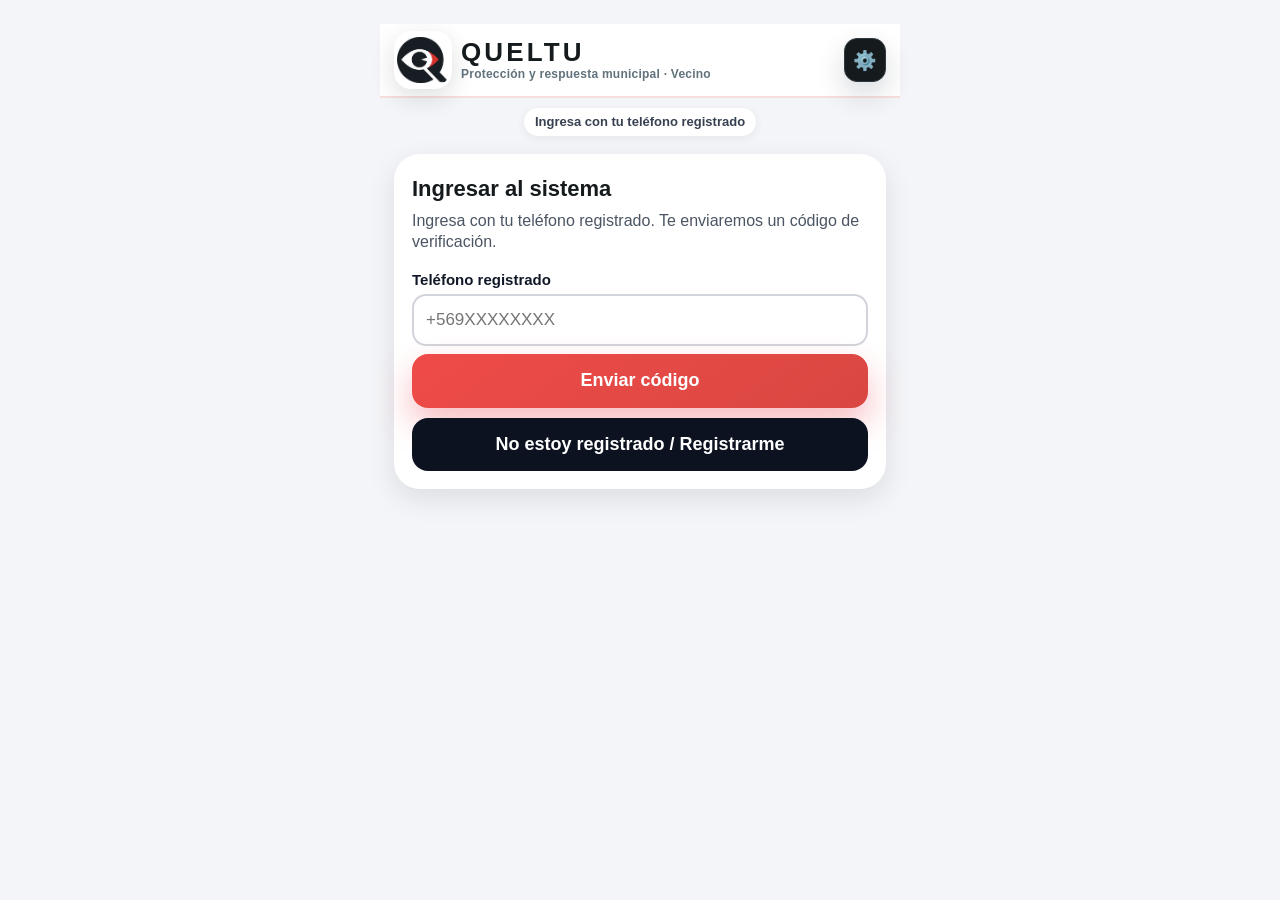
<file: index.html>
<!DOCTYPE html>
<html lang="es">
<head>
  <meta charset="UTF-8">
  <meta name="viewport" content="width=device-width, initial-scale=1, viewport-fit=cover">
  <title>QUELTU Vecino</title>
  <meta name="app-version" content="v29.10-city-stable-activity">
  <link rel="manifest" href="manifest.json">
  <link rel="stylesheet" href="styles.css?v=29.10-city-stable-activity">
  <link rel="stylesheet" href="queltu-brand.css?v=20260716">
  <meta name="theme-color" content="#dc2626">
  <meta name="mobile-web-app-capable" content="yes">
  <meta name="apple-mobile-web-app-capable" content="yes">
  <meta name="apple-mobile-web-app-status-bar-style" content="black-translucent">
  <meta name="apple-mobile-web-app-title" content="QUELTU Vecino">
  <meta name="format-detection" content="telephone=no">
  <link rel="icon" href="icons/icon-192.png" type="image/png">
  <link rel="apple-touch-icon" href="icons/icon-180.png">
  <link rel="apple-touch-icon" sizes="152x152" href="icons/icon-152.png">
  <link rel="apple-touch-icon" sizes="167x167" href="icons/icon-167.png">
  <link rel="apple-touch-icon" sizes="180x180" href="icons/icon-180.png">
</head>
<body>
  <div id="recordingBanner" class="recording-banner" hidden>
    <span class="rec-dot"></span>
    <span>Grabando audio</span>
    <span id="recordingTimer">00:00</span>
  </div>

  <div id="incomingCallPanel" class="incoming-call-panel" hidden>
    <div class="incoming-card">
      <div id="incomingCallIcon" class="incoming-icon">📞</div>
      <h2 id="incomingCallTitle">La central quiere comunicarse</h2>
      <p id="incomingCallText">Tienes una solicitud de comunicación desde la central.</p>
      <div class="incoming-actions">
        <button id="acceptCallButton" class="accept-call" type="button">Aceptar</button>
        <button id="rejectCallButton" class="reject-call" type="button">Rechazar</button>
      </div>
    </div>
  </div>

  <main class="container">
    <header class="neighbor-app-header">
      <div class="neighbor-brand">
        <img src="queltu-symbol.png" class="logo" alt="QUELTU">
        <div>
          <h1>QUELTU</h1>
          <p class="product-subtitle">Protección y respuesta municipal · Vecino</p>
        </div>
      </div>
      <button id="appSettingsButton" class="top-settings-button" type="button" aria-label="Abrir configuración">⚙️</button>
    </header>

    <div id="status" class="status-pill">Lista para usar</div>

    <section id="authPanel" class="auth-panel" hidden>
      <div class="auth-card">
        <div id="loginBlock">
          <h2>Ingresar al sistema</h2>
          <p class="helper-text">
            Ingresa con tu teléfono registrado. Te enviaremos un código de verificación.
          </p>

          <label>Teléfono registrado</label>
          <input id="loginPhone" type="tel" autocomplete="tel" placeholder="+569XXXXXXXX">

          <button id="requestCodeButton" class="primary-action" type="button">
            Enviar código
          </button>

          <button id="showRegisterButton" class="secondary-action" type="button">
            No estoy registrado / Registrarme
          </button>
        </div>

        <div id="registerBlock" hidden>
          <h2>Registro del vecino</h2>
          <p class="helper-text">
            Regístrate para que la central reciba tu nombre, teléfono, dirección y contactos de emergencia.
          </p>

          <label>Nombre completo *</label>
          <input id="regFullName" type="text" autocomplete="name" placeholder="Nombre y apellido">

          <label>Teléfono propio *</label>
          <input id="regPhone" type="tel" autocomplete="tel" placeholder="+569XXXXXXXX">

          <label>RUT</label>
          <input id="regRut" type="text" placeholder="Opcional">

          <label>Email</label>
          <input id="regEmail" type="email" autocomplete="email" placeholder="Opcional">

          <label>Dirección declarada *</label>
          <input id="regAddress" type="text" autocomplete="street-address" placeholder="Calle, número, depto, sector">

          <button id="homeLocationButton" class="secondary-action compact-dark" type="button">
            📍 Usar GPS como domicilio
          </button>

          <div id="homeLocationStatus" class="small-muted">Domicilio GPS pendiente</div>

          <div class="contact-subtitle">Contacto de emergencia 1</div>
          <input id="contact1Name" type="text" placeholder="Nombre contacto">
          <input id="contact1Phone" type="tel" placeholder="Teléfono contacto">
          <input id="contact1Relation" type="text" placeholder="Relación: familiar, vecino, conserje...">

          <div class="contact-subtitle">Contacto de emergencia 2</div>
          <input id="contact2Name" type="text" placeholder="Nombre contacto">
          <input id="contact2Phone" type="tel" placeholder="Teléfono contacto">
          <input id="contact2Relation" type="text" placeholder="Relación">

          <button id="registerButton" class="primary-action" type="button">
            Registrar y enviar código
          </button>

          <button id="backToLoginButton" class="secondary-action" type="button">
            Volver al ingreso
          </button>
        </div>

        <div id="otpBlock" hidden>
          <h2>Validar código</h2>
          <p id="otpHelpText" class="helper-text">
            Ingresa el código de 6 dígitos enviado a tu teléfono.
          </p>

          <label>Código de verificación</label>
          <input id="otpCode" class="otp-input" type="text" inputmode="numeric" autocomplete="one-time-code" maxlength="8" placeholder="000000">

          <div id="otpDemoCode" class="otp-demo-code" hidden></div>

          <button id="verifyCodeButton" class="primary-action" type="button">
            Validar código
          </button>

          <button id="resendCodeButton" class="secondary-action" type="button">
            Reenviar código
          </button>

          <button id="otpBackButton" class="neutral-action" type="button">
            Cambiar teléfono
          </button>
        </div>
      </div>
    </section>

    <section id="profilePanel" class="profile-panel" hidden>
      <div class="profile-card">
        <div>Vecino registrado</div>
        <strong id="profileName">-</strong>
        <span id="profileMeta">-</span>
        <div class="profile-actions">
          <button id="editProfileButton" type="button">Editar perfil</button>
          <button id="logoutButton" type="button">Salir</button>
          <button id="sensorSettingsButton" class="sensor-indicator" type="button" aria-label="Configurar seguridad automática">
            <span class="sensor-dot" aria-hidden="true"></span>
            <span id="sensorIndicatorText">Seguridad automática</span>
          </button>
        </div>
      </div>
    </section>

    <section id="sensorSettingsPanel" class="sensor-settings-panel" hidden>
      <div class="sensor-settings-card">
        <div class="sensor-settings-header">
          <div>
            <div class="eyebrow">Configuración</div>
            <h2>Seguridad automática</h2>
          </div>
          <button id="closeSensorSettingsButton" class="icon-button" type="button" aria-label="Cerrar configuración">×</button>
        </div>

        <p class="sensor-settings-lead">
          Activa funciones automáticas de apoyo. La alerta silenciosa VIF por agitación y la detección de caída funcionan mientras la app está abierta o activa.
        </p>

        <div class="sensor-actions">
          <button id="sensorToggleButton" class="primary-action compact" type="button">
            Activar seguridad automática
          </button>
          <button id="sensorTestButton" class="secondary-action compact" type="button">
            Probar gesto VIF
          </button>
        </div>

        <div id="sensorStatus" class="sensor-status">
          Pendiente de activar. Puedes activar estas funciones desde esta configuración.
        </div>

        <div class="sensor-training-box">
          <strong>Gesto discreto para VIF</strong>
          <p>Con la app activa, toma el celular firme y haz tres sacudidas cortas con la muñeca: tac — tac — tac, dentro de unos 5 segundos.</p>
        </div>

        <p class="sensor-limit-note">
          Importante: iOS no permite garantizar detección si la app está cerrada o el teléfono está bloqueado. Para protección permanente, usa botón físico SOS como respaldo.
        </p>
      </div>
    </section>



    <section id="appSettingsPanel" class="sensor-settings-panel" hidden>
      <div class="sensor-settings-card app-settings-card">
        <div class="sensor-settings-header">
          <div>
            <div class="eyebrow">Configuración</div>
            <h2>Configuración del vecino</h2>
          </div>
          <button id="closeAppSettingsButton" class="icon-button" type="button" aria-label="Cerrar configuración">×</button>
        </div>

        <div class="settings-account-card">
          <div class="eyebrow">Vecino registrado</div>
          <strong id="settingsAccountName">—</strong>
          <span id="settingsAccountMeta">—</span>
          <div class="settings-account-actions">
            <button id="editProfileFromSettingsButton" class="primary-action compact" type="button">Editar perfil</button>
            <button id="logoutFromSettingsButton" class="secondary-action compact" type="button">Salir</button>
          </div>
        </div>

        <div class="app-settings-grid">
          <div class="app-settings-section">
            <h3>Seguridad automática</h3>
            <p>Configura alerta silenciosa VIF por agitación y detección de caída.</p>
            <button id="openSensorSettingsFromAppButton" class="secondary-action compact" type="button">Abrir seguridad automática</button>
          </div>

          <div class="app-settings-section">
            <h3>Notificaciones</h3>
            <label class="setting-row"><input id="neighborNotifySound" type="checkbox"> Sonido en cambios del caso</label>
            <label class="setting-row"><input id="neighborNotifyVibrate" type="checkbox"> Vibración en cambios del caso</label>
          </div>

          <div class="app-settings-section">
            <h3>Permisos</h3>
            <p>Ubicación, cámara y micrófono se solicitan cuando son necesarios para una emergencia.</p>
            <button id="neighborCheckPermissionsButton" class="secondary-action compact" type="button">Revisar permisos</button>
          </div>

          <div class="app-settings-section">
            <h3>Privacidad</h3>
            <p>Durante una alerta se envía ubicación, tipo de emergencia y evidencia que decidas aportar.</p>
            <label class="setting-row"><input id="neighborPrivacyAck" type="checkbox"> Entiendo qué datos se envían</label>
          </div>

          <div class="app-settings-section">
            <h3>Cuenta</h3>
            <p><strong>Vecino:</strong> <span id="settingsNeighborName">—</span></p>
            <p><strong>Teléfono:</strong> <span id="settingsNeighborPhone">—</span></p>
            <p><strong>Centro:</strong> <span id="settingsNeighborCenter">—</span></p>
          </div>

          <div class="app-settings-section">
            <h3>Ayuda</h3>
            <p>Usa SOS solo ante emergencias reales. Si fue falsa alarma, cancela desde el seguimiento del caso.</p>
          </div>
        </div>
      </div>
    </section>

    <section id="homePanel" class="home-panel">
      <button id="sosButton" type="button" aria-label="Activar SOS">
        SOS
      </button>
      <p class="helper-text">
        Presiona el botón en caso de emergencia.
      </p>

      <div id="fallConfirmPanel" class="fall-confirm-card" hidden>
        <div class="fall-icon">⚠️</div>
        <div class="fall-content">
          <strong>Posible caída detectada</strong>
          <p>Si estás bien, cancela. Si no respondes, enviaremos una alerta médica/accidente.</p>
          <div id="fallCountdown" class="fall-countdown">Enviando en 25 s</div>
          <div class="fall-actions">
            <button id="fallOkButton" class="secondary-action compact" type="button">Estoy bien</button>
            <button id="fallHelpButton" class="primary-action compact" type="button">Necesito ayuda</button>
          </div>
        </div>
      </div>

      <div id="resumeFollowupCard" class="resume-followup-card" hidden>
        <div class="resume-followup-icon">🟡</div>
        <div class="resume-followup-content">
          <strong>Caso activo en seguimiento</strong>
          <p>
            Folio <span id="resumeTicketId">-</span><br>
            <span id="resumeCaseStatus">La central mantiene el caso activo.</span>
          </p>
          <button id="resumeFollowupButton" class="secondary-action compact" type="button">
            Ver estado del caso
          </button>
        </div>
      </div>

      <section id="workerPnrSection" class="worker-pnr-section" hidden aria-labelledby="workerPnrTitle">
        <div class="worker-pnr-heading">
          <div>
            <span class="worker-pnr-eyebrow">SEGURIDAD OPERACIONAL</span>
            <h2 id="workerPnrTitle">Procedimientos, normas y reglas</h2>
          </div>
          <span id="workerPnrArea" class="worker-pnr-area"></span>
        </div>
        <p class="worker-pnr-intro">Documentos vigentes para tu área de trabajo.</p>
        <div id="workerPnrList" class="worker-pnr-list"></div>
      </section>
    </section>

    <section id="categoryPanel" class="category-panel" hidden>
      <h2>¿Qué tipo de emergencia quieres reportar?</h2>
      <p class="helper-text">
        Toca una categoría para enviar la alerta de inmediato.
      </p>
      <div id="categoryFeedback" class="category-feedback" role="status" aria-live="polite" hidden></div>

      <div class="emergency-grid">
        <button class="emergency-option" type="button" data-type="SOS_MANUAL">
          <span class="emoji">🚨</span>
          <span>SOS General</span>
        </button>

        <button class="emergency-option" type="button" data-type="MEDICAL">
          <span class="emoji">🚑</span>
          <span>Médica</span>
        </button>

        <button class="emergency-option" type="button" data-type="FIRE">
          <span class="emoji">🔥</span>
          <span>Incendio</span>
        </button>

        <button class="emergency-option" type="button" data-type="SECURITY">
          <span class="emoji">👮</span>
          <span>Seguridad</span>
        </button>

        <button class="emergency-option" type="button" data-type="VIF">
          <span class="emoji">🏠</span>
          <span>VIF</span>
        </button>

        <button class="emergency-option" type="button" data-type="TRAFFIC_ACCIDENT">
          <span class="emoji">🚗</span>
          <span>Accidente</span>
        </button>

        <button class="emergency-option" type="button" data-type="URBAN_RISK">
          <span class="emoji">⚠️</span>
          <span>Riesgo</span>
        </button>

        <button class="emergency-option" type="button" data-type="OTHER">
          <span class="emoji">📝</span>
          <span>Otro</span>
        </button>
      </div>

      <button id="confirmButton" class="primary-action category-confirm-button" type="button" hidden>
        Enviar alerta
      </button>

      <button id="backButton" class="secondary-action" type="button">
        Volver
      </button>
    </section>

    <section id="activePanel" class="active-panel" hidden>
      <h2>Alerta enviada</h2>
      <p class="helper-text">
        La central ya recibió tu emergencia. Puedes enviar texto, audio o evidencia en video.
      </p>

      <div class="case-card">
        <div>Folio del caso</div>
        <strong id="ticketIdShort">-</strong>
      </div>

      <div id="caseTypeCard" class="case-type-card">
        <span id="caseTypeIcon">🆘</span>
        <div>
          <div>Tipo de emergencia</div>
          <strong id="caseTypeTitle">SOS General</strong>
        </div>
      </div>

      <div id="caseProgressCard" class="case-progress-card">
        <div class="case-progress-head">
          <span id="caseProgressIcon">✅</span>
          <div>
            <strong id="caseProgressTitle">Central informada</strong>
            <p id="caseProgressDetail">La central ya recibió tu emergencia.</p>
          </div>
        </div>
        <div id="resolverContactCard" class="resolver-contact-card" hidden>
          <span>👮</span>
          <div>
            <strong id="resolverContactName">Resolutor municipal</strong>
            <p id="resolverContactText">Asignado a tu caso.</p>
            <button id="resolverSecureCallButton" class="resolver-call-button" type="button" disabled hidden>
              Solicitar llamada segura
            </button>
          </div>
        </div>
        <div id="caseProgressSteps" class="case-progress-steps"></div>
      </div>

      <div id="caseActivityCard" class="case-activity-card">
        <div class="case-activity-head">
          <div>
            <strong>Bitácora enviada</strong>
            <p>Registro visible de texto, audio y video que ya informaste a la central.</p>
          </div>
        </div>
        <div id="caseActivityList" class="case-activity-list"></div>
        <p id="caseActivityEmpty" class="case-activity-empty">Aún no has enviado información adicional para este caso.</p>
      </div>

      <div class="communication-grid">
        <button id="textButton" class="comm-button" type="button">
          💬<span>Mensaje</span>
        </button>

        <button id="audioButton" class="comm-button" type="button">
          🎙️<span>Audio</span>
        </button>

        <button id="videoUploadButton" class="comm-button" type="button">
          📹<span>Video</span>
        </button>

        <button id="voiceButton" class="comm-button" type="button">
          📞<span>Llamar</span>
        </button>
      </div>

      <div id="voiceSessionPanel" class="voice-session-panel" hidden role="dialog" aria-modal="true" aria-labelledby="voiceSessionTitle">
        <div class="voice-call-card">
          <div class="voice-call-icon" aria-hidden="true">☎️</div>
          <h2 id="voiceSessionTitle">Conectando llamada…</h2>
          <p id="voiceSessionStatus">Te estamos conectando para que puedas entregar más detalles de tu emergencia.</p>
          <div id="voiceCallTimer" class="voice-call-timer" hidden>00:00</div>
          <div class="voice-session-actions">
            <button id="voiceConnectButton" class="voice-answer-button compact" type="button" hidden>Contestar</button>
            <button id="voiceMuteButton" class="secondary-action compact" type="button" hidden>🎙️ Silenciar</button>
            <button id="voiceHangupButton" class="voice-hangup-button compact" type="button">Colgar</button>
          </div>
          <audio id="voiceRemoteAudio" autoplay playsinline></audio>
        </div>
      </div>

      <div class="followup-card">
        <strong>¿Ya informaste lo necesario?</strong>
        <p>Puede volver al inicio sin cancelar la emergencia. La central y el resolutor seguirán gestionando el caso.</p>
        <button id="leaveFollowupButton" class="neutral-action" type="button">
          Volver al inicio sin cancelar
        </button>
      </div>

      <div id="textPanel" class="message-modal" hidden role="dialog" aria-modal="true" aria-labelledby="textPanelTitle">
        <div class="message-modal-card">
          <div class="message-modal-head">
            <div>
              <strong id="textPanelTitle">Enviar mensaje a la central</strong>
              <p>Escribe información breve y clara sobre lo que está ocurriendo.</p>
            </div>
            <button id="closeTextPanelButton" class="message-modal-close" type="button" aria-label="Cerrar mensaje">×</button>
          </div>
          <textarea id="textMessage" rows="4" placeholder="Escribe un mensaje breve para la central..."></textarea>
          <div class="message-modal-actions">
            <button id="sendTextButton" class="primary-action compact" type="button">
          Enviar mensaje
        </button>
            <button id="cancelTextPanelButton" class="secondary-action compact" type="button">Cancelar</button>
          </div>
        </div>
      </div>

      <div id="audioPanel" class="message-box recording-box" hidden>
        <div class="recording-inline">
          <span class="recording-inline-dot"></span>
          <strong>Grabando audio</strong>
          <span id="audioInlineTimer">00:00</span>
        </div>
        <p id="audioStatus">Mantén el teléfono cerca y describe qué está ocurriendo.</p>
        <button id="stopAudioButton" class="audio-stop-button" type="button">
          ⏹ Detener y enviar audio
        </button>
      </div>

      <input id="videoInput" type="file" accept="video/*" capture="environment" hidden>
    </section>

    <button id="cancelButton" class="danger-secondary" type="button" hidden>
      Cancelar / falsa alarma
    </button>

    <section class="info qa-hidden-technical-info" aria-label="Información de alerta">
      <div>GPS: <span id="gpsStatus">pendiente</span></div>
      <div>Precisión: <span id="accuracy">-</span></div>
      <div>Estado: <span id="eventStatus">NORMAL</span></div>
      <div>Ticket: <span id="ticketId">-</span></div>
      <div>Evento: <span id="eventId">-</span></div>
    </section>
  </main>
  <script src="app.js?v=29.10-city-stable-activity"></script>
</body>
</html>
</file>
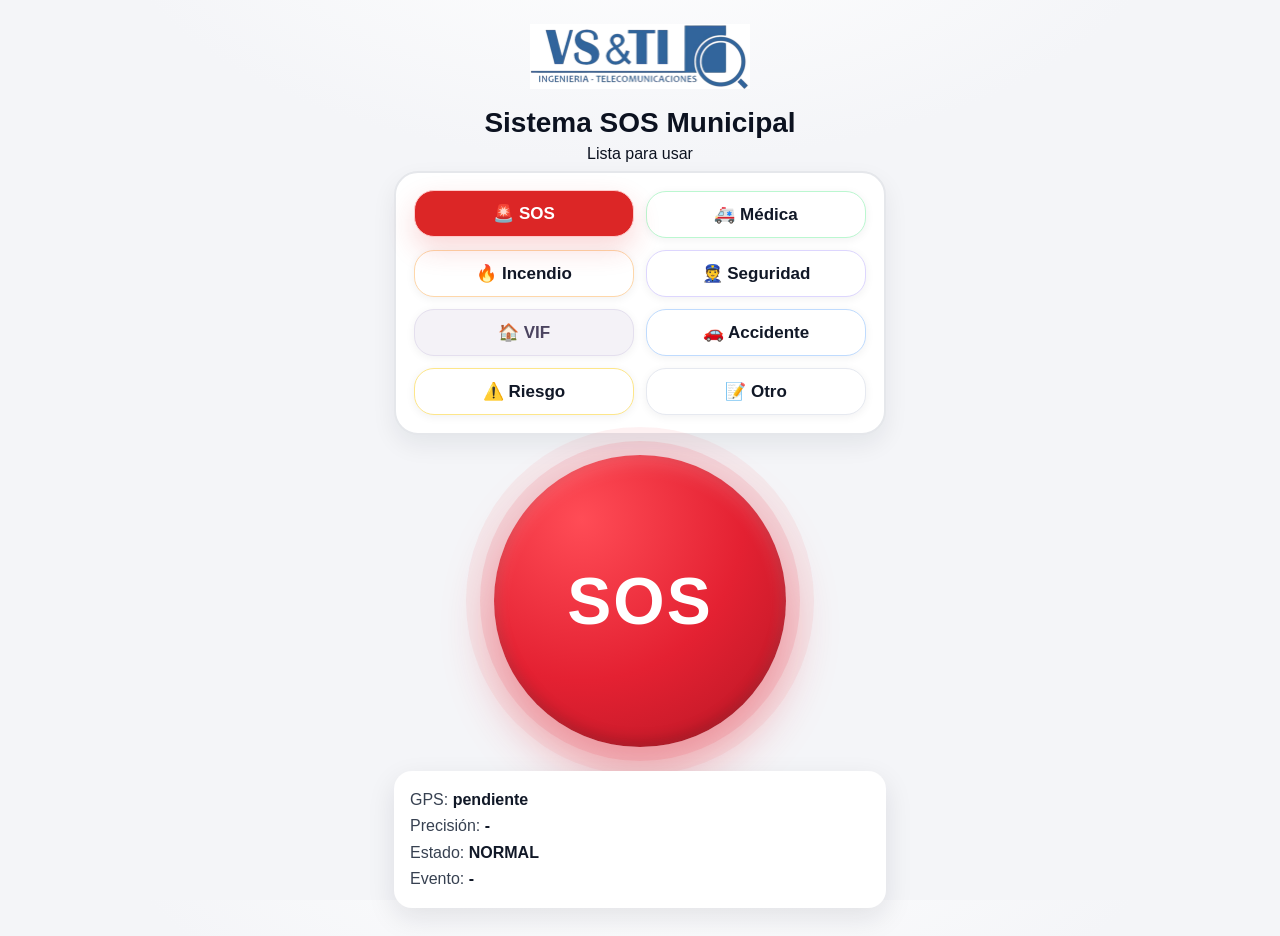
<file: index_bak.html>
<!DOCTYPE html>
<html lang="es">
<head>
  <meta charset="UTF-8">
  <meta name="viewport" content="width=device-width, initial-scale=1">
  <title>Sistema SOS Municipal</title>
  <link rel="manifest" href="manifest.json">
  <link rel="stylesheet" href="styles.css">
  <meta name="theme-color" content="#dc2626">
</head>
<body>
  <div class="container">
    <img src="logo.png" class="logo" alt="VS&TI">
    <h1>Sistema SOS Municipal</h1>

    <div id="status">Lista para usar</div>




<div class="emergency-grid">

<button class="emergency-option active"
  data-type="SOS_MANUAL">
🚨 SOS
</button>

<button class="emergency-option"
  data-type="MEDICAL">
🚑 Médica
</button>

<button class="emergency-option"
  data-type="FIRE">
🔥 Incendio
</button>

<button class="emergency-option"
  data-type="SECURITY">
👮 Seguridad
</button>

<button class="emergency-option"
  data-type="VIF">
🏠 VIF
</button>

<button class="emergency-option"
  data-type="TRAFFIC_ACCIDENT">
🚗 Accidente
</button>

<button class="emergency-option"
  data-type="URBAN_RISK">
⚠️ Riesgo
</button>

<button class="emergency-option"
  data-type="OTHER">
📝 Otro
</button>

</div>



<button id="sosButton">SOS</button>

<button id="cancelButton" hidden>
      Cancelar alerta
    </button>

    <div class="info">
      <div>GPS: <span id="gpsStatus">pendiente</span></div>
      <div>Precisión: <span id="accuracy">-</span></div>
      <div>Estado: <span id="eventStatus">NORMAL</span></div>
      <div>Evento: <span id="eventId">-</span></div>
    </div>
  </div>

  <script src="app.js"></script>
</body>
</html>
</file>
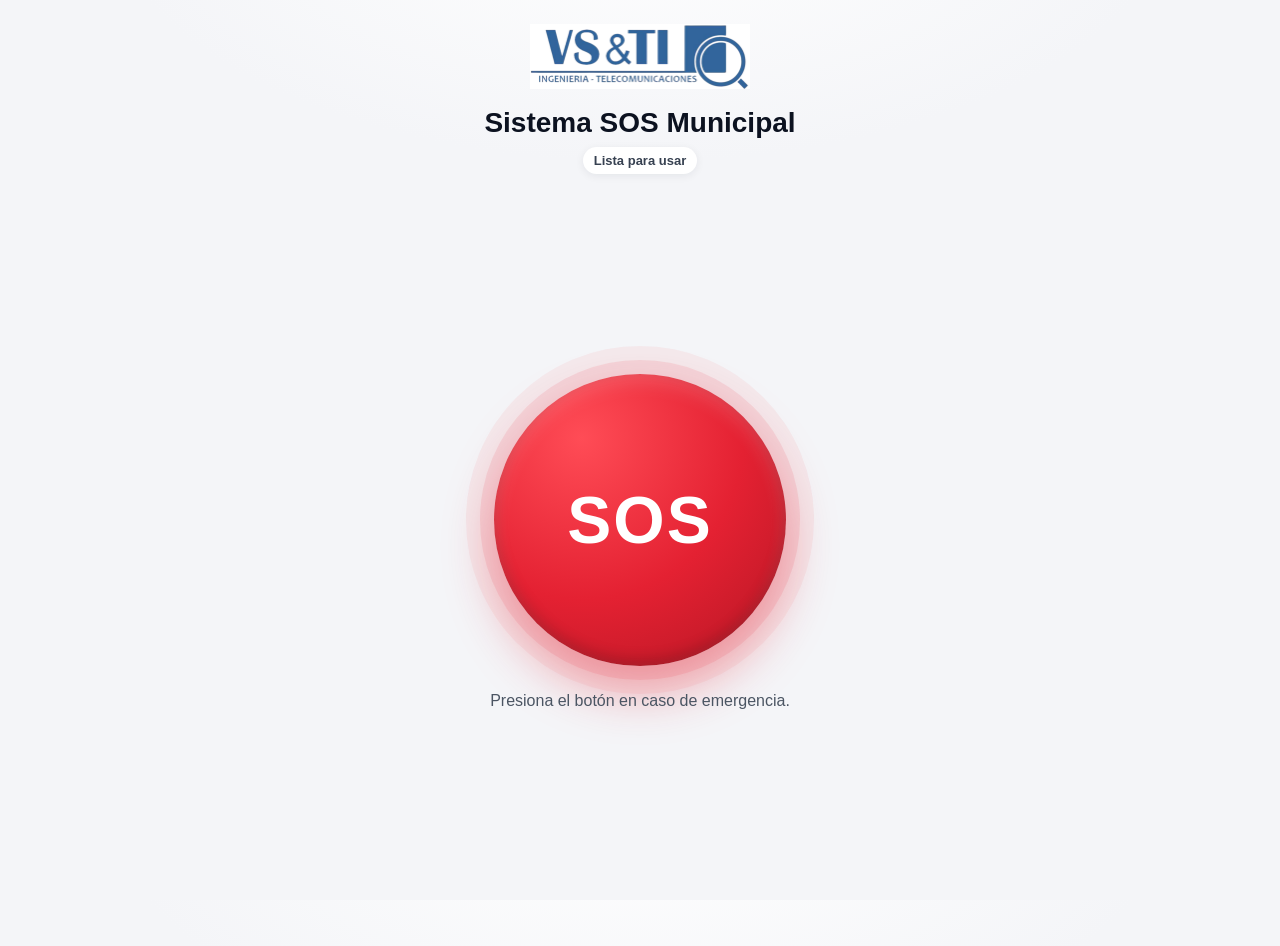
<file: indexbak.html>
<!DOCTYPE html>
<html lang="es">
<head>
  <meta charset="UTF-8">
  <meta name="viewport" content="width=device-width, initial-scale=1">
  <title>Sistema SOS Municipal</title>
  <link rel="manifest" href="manifest.json">
  <link rel="stylesheet" href="styles.css">
  <meta name="theme-color" content="#dc2626">
</head>
<body>
  <main class="container">
    <img src="logo.png" class="logo" alt="VS&TI">
    <h1>Sistema SOS Municipal</h1>

    <div id="status" class="status-pill">Lista para usar</div>

    <section id="homePanel" class="home-panel">
      <button id="sosButton" type="button" aria-label="Activar SOS">
        SOS
      </button>
      <p class="helper-text">
        Presiona el botón en caso de emergencia.
      </p>
    </section>

    <section id="categoryPanel" class="category-panel" hidden>
      <h2>¿Qué tipo de emergencia quieres reportar?</h2>
      <p class="helper-text">
        Selecciona una categoría y luego confirma el envío.
      </p>

      <div class="emergency-grid">
        <button class="emergency-option active" type="button" data-type="SOS_MANUAL">
          <span class="emoji">🚨</span>
          <span>SOS General</span>
        </button>

        <button class="emergency-option" type="button" data-type="MEDICAL">
          <span class="emoji">🚑</span>
          <span>Médica</span>
        </button>

        <button class="emergency-option" type="button" data-type="FIRE">
          <span class="emoji">🔥</span>
          <span>Incendio</span>
        </button>

        <button class="emergency-option" type="button" data-type="SECURITY">
          <span class="emoji">👮</span>
          <span>Seguridad</span>
        </button>

        <button class="emergency-option" type="button" data-type="VIF">
          <span class="emoji">🏠</span>
          <span>VIF</span>
        </button>

        <button class="emergency-option" type="button" data-type="TRAFFIC_ACCIDENT">
          <span class="emoji">🚗</span>
          <span>Accidente</span>
        </button>

        <button class="emergency-option" type="button" data-type="URBAN_RISK">
          <span class="emoji">⚠️</span>
          <span>Riesgo</span>
        </button>

        <button class="emergency-option" type="button" data-type="OTHER">
          <span class="emoji">📝</span>
          <span>Otro</span>
        </button>
      </div>

      <button id="confirmButton" class="primary-action" type="button">
        Enviar alerta
      </button>

      <button id="backButton" class="secondary-action" type="button">
        Volver
      </button>
    </section>

    <button id="cancelButton" class="danger-secondary" type="button" hidden>
      Cancelar alerta
    </button>

    <section class="info" aria-label="Información de alerta">
      <div>GPS: <span id="gpsStatus">pendiente</span></div>
      <div>Precisión: <span id="accuracy">-</span></div>
      <div>Estado: <span id="eventStatus">NORMAL</span></div>
      <div>Evento: <span id="eventId">-</span></div>
    </section>
  </main>

  <script src="app.js"></script>
</body>
</html>
</file>
<file: styles.css>
* {
  box-sizing: border-box;
}

/* Corrige overlays/paneles con atributo hidden.
   Sin esto, .call-panel { display:flex } puede pasar por encima de hidden
   y dejar la PWA en pantalla negra con solo el botón cerrar. */
[hidden] {
  display: none !important;
}


body {
  margin: 0;
  min-height: 100vh;
  background: #f3f4f6;
  color: #111827;
  font-family: Arial, sans-serif;
}

.container {
  width: min(100%, 520px);
  min-height: 100vh;
  margin: 0 auto;
  padding: 24px 18px;
  text-align: center;
}

.logo {
  max-width: 220px;
  width: 70%;
  margin-bottom: 14px;
}

h1 {
  margin: 0 0 6px;
  font-size: 28px;
  line-height: 1.15;
}

.product-subtitle {
  margin: 0 auto 14px;
  color: #4b5563;
  font-size: 14px;
  font-weight: 700;
  letter-spacing: 0.02em;
}

h2 {
  margin: 18px 0 8px;
  font-size: 22px;
}

.status-pill {
  display: inline-block;
  min-width: 220px;
  margin: 10px auto 18px;
  padding: 10px 16px;
  border-radius: 999px;
  background: white;
  color: #374151;
  font-weight: 700;
  box-shadow: 0 4px 14px rgba(17, 24, 39, 0.08);
}

.home-panel,
.category-panel,
.active-panel {
  margin-top: 8px;
}

#sosButton {
  display: block;
  width: min(72vw, 270px);
  height: min(72vw, 270px);
  max-width: 270px;
  max-height: 270px;
  border-radius: 50%;
  border: none;
  background: #dc2626;
  color: white;
  font-size: 58px;
  font-weight: 900;
  letter-spacing: 1px;
  margin: 28px auto 16px;
  box-shadow: 0 16px 30px rgba(220, 38, 38, 0.34);
  cursor: pointer;
  animation: pulse 1.8s infinite;
}

#sosButton:active {
  transform: scale(0.97);
}

button:disabled {
  opacity: 0.6;
  cursor: not-allowed;
  animation: none !important;
}

.helper-text {
  margin: 8px auto 18px;
  color: #4b5563;
  font-size: 16px;
  line-height: 1.35;
}

.emergency-grid,

.case-activity-card {
  margin: 18px 0 22px;
  padding: 18px;
  background: #ffffff;
  border: 2px solid #e5e7eb;
  border-radius: 24px;
  text-align: left;
  box-shadow: 0 10px 24px rgba(15, 23, 42, .07);
}

.case-activity-head strong {
  display: block;
  color: #111827;
  font-size: 21px;
}

.case-activity-head p {
  margin: 5px 0 0;
  color: #6b7280;
  font-size: 15px;
  line-height: 1.35;
}

.case-activity-list {
  margin-top: 14px;
  display: grid;
  gap: 10px;
}

.case-activity-empty {
  margin: 14px 0 0;
  color: #6b7280;
  font-weight: 700;
  font-size: 15px;
}

.case-activity-item {
  display: grid;
  grid-template-columns: 44px 1fr;
  gap: 12px;
  padding: 13px;
  border-radius: 18px;
  border: 1px solid #dbeafe;
  background: #f8fbff;
}

.case-activity-icon {
  width: 40px;
  height: 40px;
  border-radius: 50%;
  background: #e0f2fe;
  display: flex;
  align-items: center;
  justify-content: center;
  font-size: 21px;
}

.case-activity-title-row {
  display: flex;
  align-items: flex-start;
  justify-content: space-between;
  gap: 10px;
}

.case-activity-title-row strong {
  color: #111827;
  font-size: 17px;
}

.case-activity-title-row span {
  color: #6b7280;
  font-size: 13px;
  font-weight: 800;
  white-space: nowrap;
}

.case-activity-body p {
  margin: 5px 0 0;
  color: #374151;
  font-size: 15px;
  line-height: 1.35;
  overflow-wrap: anywhere;
}

.case-activity-file {
  color: #6b7280 !important;
  font-weight: 700;
}

.case-activity-link {
  display: inline-flex;
  margin-top: 8px;
  color: #2563eb;
  font-weight: 900;
  text-decoration: none;
}

.case-activity-media {
  display: block;
  width: 100%;
  max-width: 100%;
  margin-top: 10px;
}

.case-activity-video {
  height: clamp(168px, 48vw, 220px);
  max-height: none;
  object-fit: contain;
  border-radius: 14px;
  background: #0f172a;
}

.communication-grid {
  display: grid;
  grid-template-columns: 1fr 1fr;
  gap: 12px;
  margin: 18px 0;
}

.emergency-option,
.comm-button {
  min-height: 78px;
  border: 2px solid #d1d5db;
  background: white;
  color: #111827;
  border-radius: 16px;
  padding: 12px 8px;
  font-size: 16px;
  font-weight: 700;
  cursor: pointer;
  transition: all 0.2s;
  box-shadow: 0 4px 12px rgba(17, 24, 39, 0.06);
}

.emergency-option .emoji {
  display: block;
  margin-bottom: 4px;
  font-size: 26px;
}

.comm-button {
  display: flex;
  flex-direction: column;
  align-items: center;
  justify-content: center;
  gap: 6px;
  min-height: 92px;
  font-size: 28px;
}

.comm-button span {
  font-size: 15px;
}

.comm-button.wide {
  grid-column: 1 / -1;
  min-height: 74px;
}

.emergency-option.active {
  background: #dc2626;
  color: white;
  border-color: #dc2626;
  transform: translateY(-1px);
}

.case-card {
  margin: 16px auto;
  padding: 14px;
  border-radius: 16px;
  background: #111827;
  color: white;
  text-align: center;
}

.case-card div {
  color: #d1d5db;
  font-size: 14px;
  margin-bottom: 4px;
}

.case-card strong {
  font-size: 24px;
  letter-spacing: 1px;
}

.primary-action,
.secondary-action,
.danger-secondary {
  width: 100%;
  padding: 16px 20px;
  border: none;
  border-radius: 14px;
  color: white;
  font-size: 18px;
  font-weight: 800;
  cursor: pointer;
}

.primary-action {
  background: #dc2626;
  margin-top: 8px;
}

.primary-action.compact {
  padding: 12px 16px;
  font-size: 16px;
}

.secondary-action {
  background: #374151;
  margin-top: 10px;
}

.danger-secondary {
  background: #991b1b;
  margin: 20px 0 0;
}

.message-box {
  margin: 14px 0;
  padding: 14px;
  background: white;
  border-radius: 16px;
  box-shadow: 0 4px 14px rgba(17, 24, 39, 0.08);
  text-align: left;
}

.message-box textarea {
  width: 100%;
  border: 2px solid #d1d5db;
  border-radius: 12px;
  padding: 12px;
  font-size: 16px;
  resize: vertical;
  margin-bottom: 10px;
}

.info {
  margin-top: 24px;
  padding: 16px;
  border-radius: 16px;
  background: white;
  color: #374151;
  font-size: 16px;
  line-height: 1.65;
  text-align: left;
  box-shadow: 0 4px 14px rgba(17, 24, 39, 0.08);
}

.info span {
  font-weight: 700;
  color: #111827;
  word-break: break-all;
}

.call-panel {
  position: fixed;
  inset: 0;
  z-index: 5000;
  background: #111827;
  display: flex;
  flex-direction: column;
}

.call-header {
  display: flex;
  align-items: center;
  justify-content: space-between;
  padding: 12px 14px;
  background: #0f172a;
  color: white;
}

.call-header button {
  border: none;
  background: #dc2626;
  color: white;
  border-radius: 10px;
  padding: 8px 12px;
  font-size: 18px;
  cursor: pointer;
}


.jitsi-container {
  flex: 1;
  width: 100%;
  min-height: 0;
  background: #111827;
}

.call-fallback {
  flex: 1;
  display: flex;
  flex-direction: column;
  justify-content: center;
  gap: 12px;
  padding: 22px;
  color: white;
  text-align: center;
}

.call-fallback p {
  color: #cbd5e1;
  line-height: 1.4;
}

.call-fallback[hidden] {
  display: none !important;
}


.recording-banner {
  position: fixed;
  top: auto;
  bottom: calc(env(safe-area-inset-bottom, 0px) + 18px);
  left: 18px;
  right: 18px;
  z-index: 2147483647;
  background: #dc2626;
  color: white;
  border-radius: 22px;
  padding: 16px 18px;
  display: flex;
  align-items: center;
  justify-content: center;
  gap: 12px;
  font-size: 22px;
  font-weight: 900;
  box-shadow: 0 18px 42px rgba(220, 38, 38, .45);
  pointer-events: none;
  transform: translateZ(0);
}

.recording-banner[hidden] {
  display: none !important;
}

body.sensor-gesture-mode,
body.sensor-gesture-mode *:not(input):not(textarea):not(select) {
  -webkit-user-select: none;
  user-select: none;
  -webkit-touch-callout: none;
}

.rec-dot,
.recording-inline-dot {
  width: 16px;
  height: 16px;
  border-radius: 50%;
  background: white;
  animation: recPulse 1s infinite;
}

.recording-inline-dot {
  background: #dc2626;
  width: 14px;
  height: 14px;
  flex: 0 0 auto;
}

.recording-box {
  border: 3px solid #dc2626;
  box-shadow: 0 12px 30px rgba(220, 38, 38, .18);
}

.recording-inline {
  display: flex;
  align-items: center;
  gap: 10px;
  color: #991b1b;
  font-size: 18px;
}

#audioInlineTimer,
#recordingTimer {
  font-variant-numeric: tabular-nums;
}

.audio-stop-button {
  width: 100%;
  margin-top: 12px;
  border: none;
  border-radius: 16px;
  padding: 16px;
  background: #991b1b;
  color: white;
  font-size: 18px;
  font-weight: 900;
  cursor: pointer;
}

.incoming-call-panel {
  position: fixed;
  inset: 0;
  z-index: 8500;
  background: rgba(15, 23, 42, .72);
  display: flex;
  align-items: center;
  justify-content: center;
  padding: 22px;
}

.incoming-card {
  width: min(100%, 420px);
  background: white;
  color: #111827;
  border-radius: 24px;
  padding: 24px 20px;
  text-align: center;
  box-shadow: 0 20px 45px rgba(0,0,0,.35);
}

.incoming-icon {
  width: 78px;
  height: 78px;
  border-radius: 50%;
  margin: 0 auto 12px;
  display: flex;
  align-items: center;
  justify-content: center;
  background: #dc2626;
  color: white;
  font-size: 38px;
  animation: incomingPulse 1.3s infinite;
}

.incoming-card h2 {
  margin: 8px 0;
  font-size: 24px;
}

.incoming-card p {
  margin: 8px 0 18px;
  color: #4b5563;
  line-height: 1.35;
}

.incoming-actions {
  display: grid;
  grid-template-columns: 1fr 1fr;
  gap: 10px;
}

.accept-call,
.reject-call {
  border: none;
  border-radius: 16px;
  padding: 16px 10px;
  color: white;
  font-size: 18px;
  font-weight: 900;
  cursor: pointer;
}

.accept-call { background: #16a34a; }
.reject-call { background: #374151; }

@keyframes recPulse {
  0% { transform: scale(1); opacity: 1; }
  50% { transform: scale(1.45); opacity: .55; }
  100% { transform: scale(1); opacity: 1; }
}

@keyframes incomingPulse {
  0% { box-shadow: 0 0 0 0 rgba(220,38,38,.55); }
  70% { box-shadow: 0 0 0 22px rgba(220,38,38,0); }
  100% { box-shadow: 0 0 0 0 rgba(220,38,38,0); }
}

@keyframes pulse {
  0% {
    box-shadow: 0 0 0 0 rgba(220, 38, 38, 0.42),
                0 16px 30px rgba(220, 38, 38, 0.34);
  }
  70% {
    box-shadow: 0 0 0 22px rgba(220, 38, 38, 0),
                0 16px 30px rgba(220, 38, 38, 0.34);
  }
  100% {
    box-shadow: 0 0 0 0 rgba(220, 38, 38, 0),
                0 16px 30px rgba(220, 38, 38, 0.34);
  }
}


.followup-card {
  margin: 16px 0 12px;
  padding: 14px;
  border-radius: 16px;
  background: #ffffff;
  border: 2px solid #d1d5db;
  box-shadow: 0 4px 14px rgba(17, 24, 39, 0.06);
  text-align: left;
}

.followup-card strong {
  display: block;
  margin-bottom: 6px;
  color: #111827;
  font-size: 16px;
}

.followup-card p {
  margin: 0 0 12px;
  color: #4b5563;
  font-size: 14px;
  line-height: 1.35;
}

.neutral-action {
  width: 100%;
  padding: 14px 16px;
  border: none;
  border-radius: 14px;
  background: #374151;
  color: white;
  font-size: 16px;
  font-weight: 800;
  cursor: pointer;
}


.auth-panel {
  margin-top: 10px;
}

.auth-card {
  margin: 10px auto 18px;
  padding: 18px;
  border-radius: 24px;
  background: white;
  box-shadow: 0 12px 30px rgba(17, 24, 39, .10);
  text-align: left;
}

.auth-card h2 {
  text-align: left;
  margin-top: 4px;
}

.auth-card label {
  display: block;
  margin: 14px 0 6px;
  color: #111827;
  font-weight: 800;
  font-size: 15px;
}

.auth-card input {
  width: 100%;
  min-height: 48px;
  border: 2px solid #d1d5db;
  border-radius: 14px;
  padding: 10px 12px;
  font-size: 17px;
  color: #111827;
  background: white;
}

.auth-card input:focus {
  outline: none;
  border-color: #2563eb;
  box-shadow: 0 0 0 4px rgba(37,99,235,.12);
}

.compact-dark {
  padding: 12px 16px;
  font-size: 15px;
  margin-top: 12px;
}

.small-muted {
  margin-top: 8px;
  color: #6b7280;
  font-size: 13px;
  line-height: 1.35;
}

.contact-subtitle {
  margin: 18px 0 8px;
  padding-top: 14px;
  border-top: 1px solid #e5e7eb;
  font-weight: 900;
  color: #374151;
}

.auth-divider {
  display: flex;
  align-items: center;
  gap: 12px;
  margin: 20px 0 8px;
  color: #6b7280;
  font-weight: 800;
  font-size: 14px;
}

.auth-divider::before,
.auth-divider::after {
  content: "";
  flex: 1;
  height: 1px;
  background: #e5e7eb;
}

.profile-panel {
  margin: 8px 0 12px;
}

.profile-card {
  padding: 14px;
  border-radius: 18px;
  background: white;
  box-shadow: 0 4px 14px rgba(17, 24, 39, 0.08);
  text-align: left;
}

.profile-card div:first-child {
  color: #6b7280;
  font-size: 13px;
  font-weight: 800;
  text-transform: uppercase;
  letter-spacing: .04em;
}

.profile-card strong {
  display: block;
  margin-top: 4px;
  font-size: 18px;
  color: #111827;
}

.profile-card span {
  display: block;
  margin-top: 4px;
  color: #4b5563;
  font-size: 14px;
  line-height: 1.35;
}

.profile-actions {
  display: grid;
  grid-template-columns: 1fr 1fr;
  gap: 8px;
  margin-top: 12px;
}

.profile-actions button {
  border: none;
  border-radius: 12px;
  padding: 10px;
  color: white;
  background: #374151;
  font-size: 14px;
  font-weight: 800;
  cursor: pointer;
}

.profile-actions button:first-child {
  background: #2563eb;
}

.profile-actions .sensor-indicator {
  grid-column: 1 / -1;
}

.case-progress-card {
  margin: 18px 0 24px;
  background: #ffffff;
  border: 2px solid #e5e7eb;
  border-radius: 24px;
  padding: 20px;
  text-align: left;
  box-shadow: 0 12px 28px rgba(15, 23, 42, .08);
}

.case-progress-head {
  display: flex;
  align-items: flex-start;
  gap: 14px;
}

#caseProgressIcon {
  width: 52px;
  height: 52px;
  border-radius: 50%;
  background: #dcfce7;
  display: flex;
  align-items: center;
  justify-content: center;
  font-size: 28px;
  flex: 0 0 auto;
}

#caseProgressTitle {
  display: block;
  font-size: 24px;
  color: #111827;
  margin-top: 2px;
}

#caseProgressDetail {
  margin: 6px 0 0;
  font-size: 18px;
  line-height: 1.35;
  color: #4b5563;
}

.resolver-contact-card {
  margin-top: 16px;
  padding: 14px;
  border-radius: 18px;
  background: #eff6ff;
  display: flex;
  align-items: center;
  gap: 12px;
}

.resolver-contact-card span {
  font-size: 30px;
}

.resolver-contact-card strong {
  font-size: 20px;
  color: #111827;
}

.resolver-contact-card p {
  margin: 4px 0 0;
  color: #4b5563;
  font-size: 16px;
}

.case-progress-steps {
  margin-top: 18px;
  display: grid;
  gap: 10px;
}

.case-step {
  display: grid;
  grid-template-columns: 34px 1fr;
  gap: 10px;
  align-items: flex-start;
  padding: 12px;
  border-radius: 16px;
  background: #f9fafb;
  border: 1px solid #e5e7eb;
}

.case-step.active {
  background: #fff7ed;
  border-color: #fdba74;
}

.case-step.done {
  background: #f0fdf4;
  border-color: #bbf7d0;
}

.case-step-dot {
  width: 28px;
  height: 28px;
  border-radius: 50%;
  background: #9ca3af;
  color: white;
  display: flex;
  align-items: center;
  justify-content: center;
  font-size: 16px;
  font-weight: 900;
}

.case-step.active .case-step-dot {
  background: #ea580c;
  animation: stepPulse 1.2s infinite;
}

.case-step.done .case-step-dot {
  background: #16a34a;
}

.case-step strong {
  display: block;
  font-size: 17px;
  color: #111827;
}

.case-step p {
  margin: 3px 0 0;
  color: #4b5563;
  font-size: 15px;
  line-height: 1.3;
}

@keyframes stepPulse {
  0% { box-shadow: 0 0 0 0 rgba(234,88,12,.55); }
  70% { box-shadow: 0 0 0 12px rgba(234,88,12,0); }
  100% { box-shadow: 0 0 0 0 rgba(234,88,12,0); }
}

.resume-followup-card {
  margin: 18px 0 8px;
  padding: 16px;
  border-radius: 20px;
  background: #fffbeb;
  border: 2px solid #f59e0b;
  box-shadow: 0 8px 22px rgba(245, 158, 11, 0.18);
  display: flex;
  gap: 12px;
  text-align: left;
  align-items: flex-start;
}

.resume-followup-icon {
  width: 46px;
  height: 46px;
  border-radius: 50%;
  background: #f59e0b;
  color: white;
  display: flex;
  align-items: center;
  justify-content: center;
  flex: 0 0 auto;
  font-size: 22px;
  animation: resumePulse 1.5s infinite;
}

.resume-followup-content {
  flex: 1;
}

.resume-followup-content strong {
  display: block;
  color: #92400e;
  font-size: 17px;
  margin-bottom: 6px;
}

.resume-followup-content p {
  margin: 0 0 12px;
  color: #78350f;
  font-size: 14px;
  line-height: 1.35;
}

.secondary-action.compact {
  padding: 11px 12px;
  font-size: 15px;
  margin-top: 0;
}

@keyframes resumePulse {
  0% { box-shadow: 0 0 0 0 rgba(245, 158, 11, .45); }
  70% { box-shadow: 0 0 0 14px rgba(245, 158, 11, 0); }
  100% { box-shadow: 0 0 0 0 rgba(245, 158, 11, 0); }
}

.otp-input {
  text-align: center;
  letter-spacing: .35em;
  font-size: 28px !important;
  font-weight: 900;
}

.otp-demo-code {
  margin-top: 14px;
  padding: 12px 14px;
  border-radius: 14px;
  background: #fff7ed;
  border: 1px solid #fdba74;
  color: #9a3412;
  font-weight: 800;
  text-align: center;
}

#loginBlock,
#registerBlock,
#otpBlock {
  animation: fadeIn .18s ease-out;
}

@keyframes fadeIn {
  from { opacity: 0; transform: translateY(4px); }
  to { opacity: 1; transform: translateY(0); }
}


/* v26.2 - sensores discretos, banner fijo, retiro temporal llamadas */
.sensor-card,
.fall-confirm-card {
  margin: 18px auto;
  max-width: 520px;
  background: #ffffff;
  border: 1px solid rgba(15, 23, 42, .10);
  border-radius: 22px;
  padding: 16px;
  box-shadow: 0 12px 28px rgba(15, 23, 42, .08);
  text-align: left;
}

.sensor-head,
.fall-confirm-card {
  display: flex;
  gap: 12px;
  align-items: flex-start;
}

.sensor-head span,
.fall-icon {
  width: 42px;
  height: 42px;
  border-radius: 16px;
  display: grid;
  place-items: center;
  background: #f1f5f9;
  font-size: 22px;
  flex: 0 0 auto;
}

.sensor-head p,
.fall-content p {
  margin: 4px 0 0;
  color: #64748b;
  font-size: 14px;
  line-height: 1.35;
}

.sensor-actions {
  margin-top: 12px;
}

.sensor-status {
  margin-top: 10px;
  color: #64748b;
  font-size: 13px;
  line-height: 1.35;
}

.sensor-status.active {
  color: #166534;
  font-weight: 700;
}

.sensor-status.warning {
  color: #b45309;
  font-weight: 700;
}

.sensor-status.danger {
  color: #991b1b;
  font-weight: 700;
}

.fall-confirm-card {
  border-color: rgba(245, 158, 11, .45);
  background: #fffbeb;
}

.fall-countdown {
  margin-top: 10px;
  font-weight: 800;
  color: #92400e;
}

.fall-actions {
  display: grid;
  grid-template-columns: 1fr 1fr;
  gap: 10px;
  margin-top: 12px;
}

.communication-grid {
  grid-template-columns: repeat(2, minmax(0, 1fr));
}

.communication-grid .wide {
  grid-column: 1 / -1;
}


/* v26.3 - seguridad automática en configuración, no en pantalla principal */
.sensor-indicator {
  display: inline-flex;
  align-items: center;
  justify-content: center;
  gap: 8px;
  width: 100%;
  margin-top: 10px;
  padding: 10px 12px;
  border: 1px solid #d1d5db;
  border-radius: 12px;
  background: #f9fafb;
  color: #374151;
  font-size: 14px;
  font-weight: 800;
  box-shadow: none;
  cursor: pointer;
}

.sensor-dot {
  width: 9px;
  height: 9px;
  border-radius: 999px;
  background: #9ca3af;
}

.sensor-indicator.active {
  color: #166534;
  background: #f0fdf4;
  border-color: rgba(34, 197, 94, .25);
}

.sensor-indicator.warning {
  color: #92400e;
  background: #fffbeb;
  border-color: rgba(245, 158, 11, .28);
}

.sensor-indicator.danger {
  color: #991b1b;
  background: #fef2f2;
  border-color: rgba(220, 38, 38, .25);
}

.sensor-dot {
  width: 10px;
  height: 10px;
  border-radius: 999px;
  background: #94a3b8;
  box-shadow: 0 0 0 4px rgba(148, 163, 184, .18);
}

.sensor-indicator.active .sensor-dot {
  background: #22c55e;
  box-shadow: 0 0 0 4px rgba(34, 197, 94, .18);
}

.sensor-indicator.warning .sensor-dot {
  background: #f59e0b;
  box-shadow: 0 0 0 4px rgba(245, 158, 11, .18);
}

.sensor-indicator.danger .sensor-dot {
  background: #dc2626;
  box-shadow: 0 0 0 4px rgba(220, 38, 38, .18);
}

.sensor-settings-panel {
  position: fixed;
  inset: 0;
  z-index: 2147483600;
  background: rgba(15, 23, 42, .52);
  display: grid;
  place-items: end center;
  padding: 18px;
}

.sensor-settings-panel[hidden] {
  display: none !important;
}

.sensor-settings-card {
  width: min(620px, 100%);
  max-height: calc(100vh - 40px);
  overflow: auto;
  background: #ffffff;
  border-radius: 28px;
  padding: 20px;
  box-shadow: 0 28px 80px rgba(2, 6, 23, .35);
  text-align: left;
}

.sensor-settings-header {
  display: flex;
  align-items: flex-start;
  justify-content: space-between;
  gap: 16px;
}

.sensor-settings-header h2 {
  margin: 0;
  font-size: 26px;
  line-height: 1.1;
}

.eyebrow {
  color: #64748b;
  font-weight: 900;
  font-size: 12px;
  letter-spacing: .12em;
  text-transform: uppercase;
  margin-bottom: 4px;
}

.icon-button {
  width: 42px;
  height: 42px;
  border: none;
  border-radius: 16px;
  background: #f1f5f9;
  color: #0f172a;
  font-size: 30px;
  line-height: 1;
  font-weight: 700;
}

.sensor-settings-lead,
.sensor-limit-note {
  color: #475569;
  font-size: 15px;
  line-height: 1.45;
}

.sensor-training-box {
  margin-top: 14px;
  border: 1px solid rgba(37, 99, 235, .16);
  background: #eff6ff;
  color: #1e3a8a;
  border-radius: 18px;
  padding: 14px;
}

.sensor-training-box p {
  margin: 6px 0 0;
  line-height: 1.4;
}

.sensor-limit-note {
  border-top: 1px solid rgba(15, 23, 42, .08);
  padding-top: 12px;
  margin-top: 14px;
  font-size: 13px;
}

/* Oculta la tarjeta antigua si quedó en caché o en alguna plantilla anterior */
#sensorCard {
  display: none !important;
}

.resolver-call-button {
  margin-top: 10px;
  width: 100%;
  border: 1px solid #bfdbfe;
  border-radius: 12px;
  background: #eff6ff;
  color: #1d4ed8;
  padding: 10px 12px;
  font-weight: 900;
  font-size: 14px;
}

.resolver-call-button:disabled {
  opacity: 0.78;
  cursor: not-allowed;
}


/* v26.4 - configuración general vecino */
.settings-indicator { border:1px solid #d8e1ee; background:#eef4ff; color:#0f172a; border-radius:999px; padding:10px 14px; font-weight:900; }
.app-settings-card { max-width: 760px; }
.app-settings-grid { display:grid; grid-template-columns: repeat(2, minmax(0,1fr)); gap:14px; margin-top:14px; }
.app-settings-section { border:1px solid #dbe3ef; background:#f8fafc; border-radius:20px; padding:14px; }
.app-settings-section h3 { margin:0 0 8px; color:#111827; }
.app-settings-section p { margin:8px 0; color:#556070; }
.setting-row { display:flex; align-items:center; gap:10px; margin:9px 0; font-weight:800; color:#334155; }
@media (max-width: 720px) { .app-settings-grid { grid-template-columns:1fr; } .settings-indicator { width:100%; } }


/* v26.5: categoría visible del caso activo */
.case-type-card {
  display: flex;
  align-items: center;
  gap: 16px;
  margin: 18px 0;
  padding: 18px 20px;
  border-radius: 24px;
  background: #f8fafc;
  border: 1px solid #e2e8f0;
  box-shadow: 0 8px 24px rgba(15, 23, 42, .06);
}
.case-type-card > span {
  width: 60px;
  height: 60px;
  border-radius: 20px;
  display: grid;
  place-items: center;
  font-size: 34px;
  background: #e0f2fe;
}
.case-type-card div div {
  color: #64748b;
  font-weight: 800;
  letter-spacing: .08em;
  text-transform: uppercase;
  font-size: 13px;
}
.case-type-card strong {
  display: block;
  margin-top: 4px;
  color: #0f172a;
  font-size: 22px;
}
.case-type-fire > span { background: #ffedd5; }
.case-type-vif > span, .case-type-vif-silent-shake > span { background: #fce7f3; }
.case-type-medical > span, .case-type-fall-detected > span { background: #dcfce7; }
.case-type-security > span { background: #ede9fe; }
.case-type-urban-risk > span { background: #fef3c7; }

/* v26.6 - App Vecino más limpia: configuración arriba y SOS protagonista */
.neighbor-app-header {
  display: flex;
  align-items: center;
  justify-content: space-between;
  gap: 14px;
  margin: 0 0 14px;
  padding: 10px 2px 0;
  text-align: left;
}

.neighbor-brand {
  display: flex;
  align-items: center;
  gap: 12px;
  min-width: 0;
}

.neighbor-app-header .logo {
  width: 58px;
  height: 58px;
  max-width: none;
  margin: 0;
  border-radius: 18px;
  box-shadow: 0 10px 24px rgba(15, 23, 42, .12);
}

.neighbor-app-header h1 {
  margin: 0;
  font-size: 26px;
  line-height: 1.05;
}

.neighbor-app-header .product-subtitle {
  margin: 4px 0 0;
  font-size: 13px;
  line-height: 1.25;
}

.top-settings-button {
  width: 58px;
  height: 58px;
  flex: 0 0 auto;
  border: 1px solid rgba(148, 163, 184, .38);
  border-radius: 20px;
  background: #111827;
  color: #ffffff;
  font-size: 26px;
  font-weight: 900;
  box-shadow: 0 12px 28px rgba(15, 23, 42, .16);
  cursor: pointer;
}

.top-settings-button:active {
  transform: scale(.97);
}

.status-pill {
  margin-bottom: 14px;
}

/* El perfil completo vive en Configuración; la portada queda dedicada a emergencia. */
.profile-panel {
  display: none !important;
}

.home-panel {
  margin-top: 2px;
}

#sosButton {
  width: min(82vw, 330px);
  height: min(82vw, 330px);
  max-width: 330px;
  max-height: 330px;
  margin: 18px auto 18px;
  font-size: 68px;
  box-shadow: 0 22px 44px rgba(220, 38, 38, .36), 0 0 0 28px rgba(220, 38, 38, .10);
}

.category-panel h2 {
  margin-top: 10px;
  font-size: 26px;
  line-height: 1.12;
}

.category-panel .helper-text {
  max-width: 420px;
  margin-bottom: 16px;
  font-weight: 700;
}

.emergency-option {
  min-height: 92px;
  border-radius: 20px;
  border-width: 2px;
  font-size: 17px;
}

.emergency-option .emoji {
  font-size: 30px;
  margin-bottom: 8px;
}

.emergency-option.active {
  box-shadow: 0 12px 28px rgba(220, 38, 38, .18);
}

.category-confirm-button {
  display: none !important;
}

.settings-account-card {
  margin-top: 18px;
  padding: 18px;
  border-radius: 24px;
  background: #f8fafc;
  border: 1px solid #dbe3ef;
}

.settings-account-card strong {
  display: block;
  margin-top: 6px;
  font-size: 26px;
  color: #0f172a;
  line-height: 1.1;
}

.settings-account-card span {
  display: block;
  margin-top: 8px;
  color: #64748b;
  font-size: 16px;
  line-height: 1.35;
}

.settings-account-actions {
  display: grid;
  grid-template-columns: 1fr 1fr;
  gap: 10px;
  margin-top: 16px;
}

.settings-account-actions .primary-action,
.settings-account-actions .secondary-action {
  margin-top: 0;
}

.app-settings-section .secondary-action.compact {
  width: 100%;
}

@media (max-width: 420px) {
  .container {
    padding-left: 14px;
    padding-right: 14px;
  }

  .neighbor-app-header h1 {
    font-size: 23px;
  }

  .neighbor-app-header .product-subtitle {
    font-size: 12px;
  }

  .top-settings-button,
  .neighbor-app-header .logo {
    width: 52px;
    height: 52px;
  }

  #sosButton {
    width: min(84vw, 310px);
    height: min(84vw, 310px);
    font-size: 62px;
  }

  .settings-account-actions {
    grid-template-columns: 1fr;
  }
}


.voice-session-panel {
  margin: 16px 0;
  padding: 16px;
  border-radius: 22px;
  border: 1px solid #bfdbfe;
  background: linear-gradient(180deg, #eff6ff, #ffffff);
  box-shadow: 0 10px 24px rgba(37, 99, 235, .12);
}

.voice-session-head strong {
  display: block;
  color: #0f172a;
  font-size: 18px;
  margin-bottom: 4px;
}

.voice-session-head p {
  margin: 0;
  color: #475569;
  line-height: 1.35;
}

.voice-session-actions {
  display: grid;
  grid-template-columns: 1fr 1fr;
  gap: 10px;
  margin-top: 14px;
}

.voice-session-actions .compact {
  margin-top: 0;
  width: 100%;
}

.communication-grid .comm-button[hidden], .comm-button[hidden] { display: none !important; }


/* ==========================================================================
   REDISEÑO UI/UX v27 — Refresh visual "app nativa" (VS&TI / UX Refresh)
   Capa 100% aditiva: no se eliminó ni renombró ninguna regla anterior.
   Solo se refinan tokens visuales, tipografía, elevación, motion y estados.
   No toca IDs, no toca lógica, no cambia el árbol de eventos de app.js.
   ========================================================================== */

:root{
  --ac-red:#e42132;
  --ac-red-dark:#a4121f;
  --ac-red-ink:#7f0f19;
  --ac-ink:#0c1220;
  --ac-ink-soft:#3a4356;
  --ac-muted:#67707f;
  --ac-line:#e6e9f0;
  --ac-surface:#f4f5f8;
  --ac-card:#ffffff;
  --ac-success:#16a34a;
  --ac-warning:#f59e0b;
  --ac-info:#2563eb;
  --ac-radius-lg:26px;
  --ac-radius-md:18px;
  --ac-radius-sm:12px;
  --ac-shadow-sm:0 2px 10px rgba(15,23,42,.06);
  --ac-shadow-md:0 10px 28px rgba(15,23,42,.10);
  --ac-shadow-lg:0 24px 60px rgba(15,23,42,.16);
  --ac-shadow-red:0 16px 34px rgba(228,33,50,.30);
  --ac-ease:cubic-bezier(.22,.9,.32,1.1);
  --ac-safe-top:env(safe-area-inset-top,0px);
  --ac-safe-bottom:env(safe-area-inset-bottom,0px);
}

html{ -webkit-text-size-adjust:100%; }

html, body{ touch-action:manipulation; } /* evita el zoom por doble-tap */

body{
  background:
    radial-gradient(1200px 600px at 50% -12%, #fff 0%, var(--ac-surface) 45%),
    var(--ac-surface);
  color:var(--ac-ink);
  font-family:-apple-system,BlinkMacSystemFont,"SF Pro Text","Segoe UI",Roboto,Helvetica,Arial,sans-serif;
  -webkit-font-smoothing:antialiased;
  -webkit-tap-highlight-color:transparent;
  overscroll-behavior-y:contain;
  padding-top:var(--ac-safe-top);
  padding-bottom:var(--ac-safe-bottom);
}

.container{ padding-top:6px; padding-bottom:calc(28px + var(--ac-safe-bottom)); }

button{ font-family:inherit; touch-action:manipulation; }
button, .emergency-option, .comm-button, input, textarea, select{ -webkit-tap-highlight-color:transparent; }

button:focus-visible, input:focus-visible, textarea:focus-visible, [tabindex]:focus-visible{
  outline:3px solid #93c5fd;
  outline-offset:2px;
}

/* Cabecera: look de app nativa con blur */
.neighbor-app-header{
  position:sticky;
  top:0;
  z-index:40;
  margin:0 -18px 16px;
  padding:calc(12px + var(--ac-safe-top)) 18px 12px;
  background:rgba(244,245,248,.86);
  -webkit-backdrop-filter:blur(14px);
  backdrop-filter:blur(14px);
  border-bottom:1px solid rgba(15,23,42,.06);
}

.neighbor-app-header h1{
  font-weight:900;
  letter-spacing:-.01em;
}

.top-settings-button{
  background:var(--ac-ink);
  border-radius:16px;
  transition:transform .15s var(--ac-ease), box-shadow .15s;
}
.top-settings-button:active{ transform:scale(.92); }

/* Botón SOS: elevación profunda + halo de "listo para actuar" */
#sosButton{
  background:radial-gradient(120% 120% at 30% 22%, #ff4c56 0%, var(--ac-red) 46%, var(--ac-red-dark) 100%);
  box-shadow:
    0 26px 50px rgba(228,33,50,.38),
    0 0 0 14px rgba(228,33,50,.10),
    0 0 0 28px rgba(228,33,50,.06),
    inset 0 -6px 14px rgba(0,0,0,.18),
    inset 0 8px 18px rgba(255,255,255,.16);
  font-weight:900;
  letter-spacing:2px;
  transition:transform .12s var(--ac-ease), box-shadow .2s;
}
#sosButton:active{
  transform:scale(.95);
  box-shadow:
    0 14px 30px rgba(228,33,50,.4),
    0 0 0 10px rgba(228,33,50,.12),
    inset 0 -4px 10px rgba(0,0,0,.22);
}
.home-panel{
  display:flex;
  flex-direction:column;
  align-items:center;
  padding-top:12px;
}
.home-panel .helper-text{ max-width:320px; }

/* Tarjetas generales: superficie más "iOS/Android" */
.auth-card, .message-box, .followup-card, .case-progress-card, .case-activity-card,
.case-type-card, .resume-followup-card, .settings-account-card, .app-settings-section,
.info, .sensor-settings-card{
  border-radius:var(--ac-radius-md);
  box-shadow:var(--ac-shadow-md);
}

.auth-card{ border-radius:var(--ac-radius-lg); }
.auth-card input{ border-radius:14px; min-height:52px; }
.auth-card input:focus{ box-shadow:0 0 0 4px rgba(228,33,50,.14); border-color:var(--ac-red); }

.primary-action{
  background:linear-gradient(180deg, var(--ac-red), var(--ac-red-dark));
  border-radius:16px;
  min-height:54px;
  box-shadow:var(--ac-shadow-red);
  transition:transform .1s var(--ac-ease), filter .15s;
}
.primary-action:active{ transform:scale(.98); filter:brightness(.95); }

.secondary-action{
  background:var(--ac-ink);
  border-radius:16px;
  min-height:52px;
  transition:transform .1s var(--ac-ease);
}
.secondary-action:active{ transform:scale(.98); }

.neutral-action{ border-radius:16px; background:#eef0f4; color:var(--ac-ink); font-weight:800; }
.neutral-action:active{ transform:scale(.98); }

.danger-secondary{
  background:linear-gradient(180deg,#b91c2c,#7f0f19);
  border-radius:16px;
  min-height:52px;
}

/* Categorías de emergencia: cuadricula tipo app nativa, con color por tipo
   pero manteniendo VIF y silenciosa discretas (bajo contraste, sin rojo). */
.emergency-grid{
  display:grid;
  grid-template-columns:repeat(2, minmax(0,1fr));
  gap:12px;
  margin:8px 0 20px;
}
.emergency-option{
  border-radius:20px;
  border:1px solid var(--ac-line);
  box-shadow:var(--ac-shadow-sm);
  transition:transform .12s var(--ac-ease), box-shadow .15s, border-color .15s;
}
.emergency-option:active{ transform:scale(.96); }
.emergency-option[data-type="VIF"]{
  background:#f4f2f7;
  border-color:#e4dfee;
  color:#4b4460;
}
.emergency-option[data-type="VIF"] .emoji{ filter:grayscale(.15); }
.emergency-option.active[data-type="VIF"]{
  background:#4b4460;
  border-color:#4b4460;
  color:#fff;
  box-shadow:0 12px 24px rgba(75,68,96,.28);
}
.category-panel h2{ font-weight:900; }

/* Ficha de estado del caso: encabezado destacado + timeline con línea guía */
.case-card{
  border-radius:20px;
  background:linear-gradient(180deg, var(--ac-ink), #060a14);
  box-shadow:var(--ac-shadow-lg);
}

.case-type-card{ align-items:center; }
.case-type-card > span{ box-shadow:inset 0 0 0 1px rgba(15,23,42,.04); }

.case-progress-steps{ position:relative; padding-left:4px; }
.case-progress-steps::before{
  content:"";
  position:absolute;
  left:31px;
  top:8px;
  bottom:8px;
  width:2px;
  background:linear-gradient(180deg, #e2e8f0, #e2e8f0);
  z-index:0;
}
.case-step{
  position:relative;
  z-index:1;
  border-radius:16px;
  transition:background .2s, border-color .2s;
}
.case-step-dot{ box-shadow:0 0 0 4px #fff; }

/* Bitácora / actividad enviada */
.case-activity-item{ border-radius:16px; transition:transform .12s var(--ac-ease); }

/* Botonera de comunicación */
.comm-button{
  border-radius:20px;
  border:1px solid var(--ac-line);
  box-shadow:var(--ac-shadow-sm);
  transition:transform .12s var(--ac-ease), box-shadow .15s;
}
.comm-button:active{ transform:scale(.95); }
#voiceButton{
  background:linear-gradient(180deg,#eff6ff,#ffffff);
  border-color:#bfdbfe;
}

/* Banner de grabación + llamada entrante: vidrio esmerilado */
.incoming-call-panel{
  background:rgba(8,12,22,.66);
  -webkit-backdrop-filter:blur(6px);
  backdrop-filter:blur(6px);
}
.incoming-card{ border-radius:28px; box-shadow:0 30px 70px rgba(0,0,0,.45); }
.accept-call{ background:linear-gradient(180deg,#22c55e,#15803d); border-radius:16px; }
.reject-call{ background:linear-gradient(180deg,#475569,#1f2937); border-radius:16px; }

.recording-banner{ border-radius:22px; box-shadow:0 20px 44px rgba(228,33,50,.42); }

/* Paneles de configuración / sensores: hoja tipo bottom-sheet nativo */
.sensor-settings-panel{
  background:rgba(8,12,22,.58);
  -webkit-backdrop-filter:blur(4px);
  backdrop-filter:blur(4px);
}
.sensor-settings-card{
  border-radius:28px 28px 20px 20px;
  padding-bottom:calc(20px + var(--ac-safe-bottom));
}
.icon-button{ border-radius:14px; transition:transform .1s; }
.icon-button:active{ transform:scale(.9); }

.app-settings-section{ border-radius:18px; transition:box-shadow .15s; }
.app-settings-section h3{ font-weight:900; }

/* Indicador de seguridad automática / sensor: estados con más carácter */
.sensor-indicator{ border-radius:14px; font-weight:800; }

/* Voz segura */
.voice-session-panel{ border-radius:22px; }

/* OTP */
.otp-input{ border-radius:16px !important; letter-spacing:.4em !important; }

/* Botones de emergencia: sombra suave por tipo priorizando lectura rápida */
.emergency-option[data-type="SOS_MANUAL"]{ border-color:#fecaca; }
.emergency-option[data-type="MEDICAL"]{ border-color:#bbf7d0; }
.emergency-option[data-type="FIRE"]{ border-color:#fed7aa; }
.emergency-option[data-type="SECURITY"]{ border-color:#ddd6fe; }
.emergency-option[data-type="TRAFFIC_ACCIDENT"]{ border-color:#bfdbfe; }
.emergency-option[data-type="URBAN_RISK"]{ border-color:#fde68a; }

/* Accesibilidad: zonas táctiles mínimas 48px, mejor contraste de foco */
button, .emergency-option, .comm-button, input[type="checkbox"]{
  min-height:44px;
}

/* Reduce motion para usuarios que lo prefieran */
@media (prefers-reduced-motion: reduce){
  *{ animation-duration:.001ms !important; animation-iteration-count:1 !important; transition-duration:.001ms !important; }
}

/* Ajustes finos mobile pequeño */
@media (max-width:380px){
  #sosButton{ font-size:56px; }
  .emergency-grid{ gap:10px; }
}


/* --- QA v1: ocultar información técnica no útil para vecino --- */
/* Se mantiene el DOM porque app.js actualiza estos IDs internamente. */
.info[aria-label="Información de alerta"],
section.info[aria-label="Información de alerta"] {
  display: none !important;
  visibility: hidden !important;
  height: 0 !important;
  min-height: 0 !important;
  margin: 0 !important;
  padding: 0 !important;
  overflow: hidden !important;
}



/* --- QA v1 FORCE: ocultar caja técnica GPS/Precisión/Ticket/Evento --- */
.qa-hidden-technical-info,
.info.qa-hidden-technical-info,
section.qa-hidden-technical-info,
section.info[aria-label="Información de alerta"],
section.info:has(#gpsStatus),
section.info:has(#accuracy),
section.info:has(#ticketId),
section.info:has(#eventId),
section.info:has(#statusText) {
  display: none !important;
  visibility: hidden !important;
  opacity: 0 !important;
  height: 0 !important;
  min-height: 0 !important;
  max-height: 0 !important;
  margin: 0 !important;
  padding: 0 !important;
  border: 0 !important;
  overflow: hidden !important;
  pointer-events: none !important;
}


/* --- QA v1: comunicación 2x2 + mensaje texto en popup --- */
.communication-grid {
  display: grid !important;
  grid-template-columns: repeat(2, minmax(0, 1fr)) !important;
  gap: 12px !important;
  margin: 18px 0 !important;
}

.communication-grid .comm-button,
.communication-grid .comm-button.wide,
.comm-button.wide {
  grid-column: auto !important;
  min-height: 112px !important;
  height: auto !important;
  width: 100% !important;
}

.communication-grid .comm-button span {
  font-size: clamp(15px, 3.2vw, 18px) !important;
  line-height: 1.12 !important;
  text-align: center !important;
}

.message-modal[hidden] {
  display: none !important;
}

.message-modal {
  position: fixed !important;
  inset: 0 !important;
  z-index: 9999 !important;
  display: flex !important;
  align-items: flex-end !important;
  justify-content: center !important;
  padding: 18px !important;
  background: rgba(15, 23, 42, 0.42) !important;
  backdrop-filter: blur(8px) !important;
  -webkit-backdrop-filter: blur(8px) !important;
}

.message-modal-card {
  width: min(620px, 100%) !important;
  background: #ffffff !important;
  border-radius: 28px !important;
  padding: 22px !important;
  box-shadow: 0 24px 70px rgba(15, 23, 42, 0.34) !important;
  border: 1px solid rgba(148, 163, 184, 0.36) !important;
}

.message-modal-head {
  display: flex !important;
  align-items: flex-start !important;
  justify-content: space-between !important;
  gap: 16px !important;
  margin-bottom: 14px !important;
}

.message-modal-head strong {
  display: block !important;
  font-size: clamp(22px, 4.8vw, 30px) !important;
  line-height: 1.08 !important;
  color: #111827 !important;
}

.message-modal-head p {
  margin: 6px 0 0 !important;
  font-size: clamp(15px, 3.2vw, 18px) !important;
  line-height: 1.35 !important;
  color: #4b5563 !important;
}

.message-modal-close {
  flex: 0 0 auto !important;
  width: 46px !important;
  height: 46px !important;
  border: 0 !important;
  border-radius: 16px !important;
  background: #eef2f7 !important;
  color: #111827 !important;
  font-size: 30px !important;
  line-height: 1 !important;
  font-weight: 900 !important;
  cursor: pointer !important;
}

.message-modal textarea {
  width: 100% !important;
  min-height: 150px !important;
  border: 2px solid #d1d5db !important;
  border-radius: 18px !important;
  padding: 16px !important;
  font-size: 20px !important;
  line-height: 1.35 !important;
  resize: vertical !important;
  box-sizing: border-box !important;
}

.message-modal-actions {
  display: grid !important;
  grid-template-columns: 1fr 1fr !important;
  gap: 12px !important;
  margin-top: 14px !important;
}

.message-modal-actions .primary-action,
.message-modal-actions .secondary-action {
  margin: 0 !important;
  min-height: 54px !important;
  border-radius: 16px !important;
}

body.modal-open {
  overflow: hidden !important;
}

@media (min-width: 720px) {
  .message-modal {
    align-items: center !important;
  }
}
/* --- END QA v1: comunicación 2x2 + mensaje texto en popup --- */


/* --- QA v1 FINAL: cierre modal mensaje texto + safe area --- */
.message-modal[hidden] {
  display: none !important;
}

.message-modal {
  position: fixed !important;
  inset: 0 !important;
  z-index: 2147483000 !important;
  display: flex !important;
  align-items: center !important;
  justify-content: center !important;
  padding: max(16px, env(safe-area-inset-top)) max(16px, env(safe-area-inset-right)) max(16px, env(safe-area-inset-bottom)) max(16px, env(safe-area-inset-left)) !important;
  background: rgba(15, 23, 42, 0.46) !important;
  box-sizing: border-box !important;
  overflow: auto !important;
}

.message-modal-card {
  position: relative !important;
  width: min(92vw, 560px) !important;
  max-width: calc(100vw - 32px) !important;
  max-height: calc(100vh - 32px) !important;
  overflow: auto !important;
  box-sizing: border-box !important;
  margin: auto !important;
}

.message-modal-close,
#closeTextPanelButton,
#cancelTextPanelButton {
  pointer-events: auto !important;
  touch-action: manipulation !important;
  cursor: pointer !important;
  -webkit-tap-highlight-color: transparent !important;
}

.message-modal-actions {
  grid-template-columns: 1fr 1fr !important;
}

#cancelTextPanelButton {
  order: 2 !important;
}

#sendTextButton {
  order: 1 !important;
}

@media (max-width: 520px) {
  .message-modal {
    align-items: flex-end !important;
    padding: 14px !important;
  }

  .message-modal-card {
    width: 100% !important;
    max-width: 100% !important;
    border-radius: 24px !important;
  }

  .message-modal-actions {
    grid-template-columns: 1fr !important;
  }
}
/* --- END QA v1 FINAL: cierre modal mensaje texto + safe area --- */


/* --- QA v1 FINAL: botones modal mensaje en una sola fila --- */
.message-modal-actions {
  display: grid !important;
  grid-template-columns: 1fr 1fr !important;
  gap: 12px !important;
  margin-top: 16px !important;
}

#cancelTextPanelButton {
  order: 1 !important;
  background: #f1f5f9 !important;
  color: #0f172a !important;
  border: 2px solid #cbd5e1 !important;
  box-shadow: none !important;
}

#sendTextButton {
  order: 2 !important;
  background: linear-gradient(180deg, #ef233c 0%, #b80f24 100%) !important;
  color: #ffffff !important;
  border: 0 !important;
}

#cancelTextPanelButton,
#sendTextButton {
  width: 100% !important;
  min-height: 58px !important;
  border-radius: 18px !important;
  font-size: clamp(16px, 3.7vw, 20px) !important;
  font-weight: 900 !important;
  margin: 0 !important;
  padding: 0 14px !important;
  display: inline-flex !important;
  align-items: center !important;
  justify-content: center !important;
  white-space: nowrap !important;
}

/* En pantallas muy angostas se mantiene en dos columnas, pero más compacto */
@media (max-width: 420px) {
  .message-modal-actions {
    grid-template-columns: 0.9fr 1.1fr !important;
    gap: 10px !important;
  }

  #cancelTextPanelButton,
  #sendTextButton {
    min-height: 54px !important;
    font-size: 16px !important;
    border-radius: 16px !important;
    padding: 0 10px !important;
  }
}
/* --- END QA v1 FINAL: botones modal mensaje en una sola fila --- */






/* ==========================================================================
   App shell iPhone/PWA
   Un único scroll de documento evita el bloqueo cruzado entre body y el panel
   de seguimiento. El body se bloquea solamente mientras un modal está abierto.
   ========================================================================== */
html {
  min-height: 100%;
}

body {
  min-height: 100vh;
  min-height: 100svh;
  margin: 0;
  padding: 0;
}

.container {
  width: min(100%, 520px);
  min-height: 100vh;
  min-height: 100svh;
  margin: 0 auto;
  padding: calc(max(var(--ac-safe-top), 16px) + 8px) 14px calc(28px + var(--ac-safe-bottom));
  overflow: visible;
}

.neighbor-app-header {
  position: sticky;
  top: calc(max(var(--ac-safe-top), 16px) + 8px);
  z-index: 40;
  min-height: 56px;
  margin: 0 -14px 8px;
  padding: 7px 14px;
  background: rgba(244, 245, 248, .94);
  border-bottom: 1px solid rgba(15, 23, 42, .08);
  -webkit-backdrop-filter: blur(16px);
  backdrop-filter: blur(16px);
}

.neighbor-app-header::before {
  content: "";
  position: absolute;
  left: 0;
  right: 0;
  bottom: 100%;
  height: calc(max(var(--ac-safe-top), 16px) + 8px);
  background: var(--ac-surface);
  pointer-events: none;
}

.neighbor-brand {
  gap: 9px;
}

.neighbor-app-header .logo {
  width: 42px;
  height: 42px;
  border-radius: 13px;
}

.neighbor-app-header h1 {
  font-size: clamp(19px, 5.2vw, 22px);
  line-height: 1;
}

.neighbor-app-header .product-subtitle {
  margin-top: 3px;
  font-size: clamp(10px, 2.8vw, 12px);
  line-height: 1.15;
}

.top-settings-button {
  width: 42px;
  height: 42px;
  border-radius: 13px;
  font-size: 19px;
}

.status-pill {
  min-width: 0;
  max-width: 100%;
  margin: 2px auto 8px;
  padding: 6px 11px;
  font-size: 13px;
  line-height: 1.2;
  box-shadow: 0 2px 8px rgba(17, 24, 39, .07);
}

.container:has(#categoryPanel:not([hidden])) > #status {
  display: none;
}

.category-panel {
  margin-top: 4px;
  padding-bottom: calc(14px + var(--ac-safe-bottom));
}

.category-panel h2 {
  margin: 8px auto 6px;
  max-width: 360px;
  font-size: clamp(21px, 6vw, 24px);
  line-height: 1.08;
}

.category-panel .helper-text {
  margin: 0 auto 10px;
  max-width: 350px;
  font-size: 15px;
  line-height: 1.3;
}

.category-feedback {
  margin: 0 0 10px;
  padding: 9px 11px;
  border: 1px solid #bfdbfe;
  border-radius: 12px;
  background: #eff6ff;
  color: #1e3a8a;
  font-size: 14px;
  font-weight: 800;
  line-height: 1.3;
  text-align: left;
}

.category-feedback[data-tone="error"] {
  border-color: #fecaca;
  background: #fef2f2;
  color: #991b1b;
}

.category-panel .emergency-grid {
  gap: 9px;
  margin: 8px 0 12px;
  padding: 11px;
  border-width: 1px;
  border-radius: 20px;
}

.category-panel .emergency-option {
  min-height: 78px;
  padding: 8px 6px;
  border-radius: 17px;
  font-size: 15px;
}

.category-panel .emergency-option .emoji {
  margin-bottom: 4px;
  font-size: 25px;
}

.category-panel #backButton {
  min-height: 48px;
  margin-top: 0;
  padding: 12px 16px;
  font-size: 16px;
}

.home-panel {
  min-height: calc(100svh - 166px - var(--ac-safe-top) - var(--ac-safe-bottom));
  justify-content: center;
  padding: 4px 0 16px;
}

#sosButton {
  width: min(68vw, 292px);
  height: min(68vw, 292px);
  margin: 12px auto 16px;
  font-size: clamp(54px, 15vw, 66px);
}

.resume-followup-card {
  width: 100%;
  display: grid;
  grid-template-columns: 36px minmax(0, 1fr) auto;
  align-items: center;
  gap: 10px;
  margin: 14px 0 0;
  padding: 10px 12px;
  text-align: left;
  border-radius: 16px;
}

.resume-followup-icon {
  width: 36px;
  height: 36px;
  font-size: 18px;
}

.resume-followup-content {
  display: contents;
}

.resume-followup-content strong {
  font-size: 14px;
}

.resume-followup-content p {
  display: none;
}

#resumeFollowupButton {
  width: auto;
  min-height: 44px;
  margin: 0;
  padding: 9px 12px;
  font-size: 14px;
  white-space: nowrap;
}

#activePanel {
  height: auto;
  max-height: none;
  padding-bottom: 8px;
  overflow: visible;
}

#activePanel > h2 {
  margin-top: 10px;
}

#cancelButton:not([hidden]) {
  position: static;
  width: 100%;
  min-height: 48px;
  margin: 4px 0 calc(10px + var(--ac-safe-bottom));
  padding: 12px 16px;
  transform: none;
  border-radius: 14px;
  font-size: 15px;
  box-shadow: 0 6px 16px rgba(127, 15, 25, .16);
}

.container:has(#activePanel:not([hidden])) .neighbor-app-header {
  position: relative;
  top: auto;
  min-height: 48px;
  margin-bottom: 6px;
  padding: 5px 14px;
}

.container:has(#activePanel:not([hidden])) .neighbor-app-header .logo,
.container:has(#activePanel:not([hidden])) .top-settings-button {
  width: 38px;
  height: 38px;
  border-radius: 12px;
}

.container:has(#activePanel:not([hidden])) .neighbor-app-header h1 {
  font-size: 20px;
}

.container:has(#activePanel:not([hidden])) .neighbor-app-header .product-subtitle {
  font-size: 10px;
}

.qa-hidden-technical-info {
  display: none !important;
}

body.modal-open {
  overflow: hidden;
  touch-action: none;
}

.message-modal {
  padding:
    max(14px, var(--ac-safe-top))
    max(14px, env(safe-area-inset-right, 0px))
    max(14px, var(--ac-safe-bottom))
    max(14px, env(safe-area-inset-left, 0px)) !important;
}

.message-modal-card {
  max-height: calc(100dvh - 28px - var(--ac-safe-top) - var(--ac-safe-bottom)) !important;
  overscroll-behavior: contain;
}

@media (max-height: 700px) {
  .home-panel {
    justify-content: flex-start;
  }

  #sosButton {
    width: min(58vw, 238px);
    height: min(58vw, 238px);
    margin-top: 8px;
  }
}

@media (max-width: 360px) {
  .neighbor-app-header .product-subtitle {
    max-width: 180px;
  }

  .resume-followup-card {
    grid-template-columns: 32px minmax(0, 1fr);
  }

  #resumeFollowupButton {
    grid-column: 1 / -1;
    width: 100%;
  }
}

/* Dock de emergencia: compacto en navegador y persistente en PWA/Capacitor. */
.communication-grid {
  grid-template-columns: repeat(4, minmax(0, 1fr)) !important;
  gap: 5px !important;
  margin: 14px 0 !important;
  padding: 7px !important;
  border: 1px solid rgba(148, 163, 184, .24);
  border-radius: 18px;
  background: #fff;
  box-shadow: 0 10px 28px rgba(15, 23, 42, .10);
}

.communication-grid .comm-button,
.communication-grid .comm-button.wide {
  min-height: 66px !important;
  padding: 6px 3px !important;
  gap: 4px;
  border: 0 !important;
  border-radius: 12px !important;
  background: transparent !important;
  box-shadow: none !important;
  color: var(--ac-ink) !important;
  font-size: 22px !important;
}

.communication-grid .comm-button span {
  font-size: 11px !important;
  line-height: 1.1 !important;
  white-space: nowrap;
}

.communication-grid .comm-button:active {
  background: #eef2f7 !important;
}

.communication-grid #audioButton.recording-active {
  background: #fee2e2 !important;
  color: var(--ac-red-dark) !important;
}

html.app-standalone .container:has(#activePanel:not([hidden])) .communication-grid {
  position: fixed;
  z-index: 100;
  left: 50%;
  bottom: 0;
  width: min(100%, 520px) !important;
  margin: 0 !important;
  padding: 3px 8px calc(3px + var(--ac-safe-bottom)) !important;
  transform: translateX(-50%);
  border: 0;
  border-top: 1px solid #dbe3ef;
  border-radius: 0;
  background: #fff !important;
  box-shadow: 0 -6px 18px rgba(15, 23, 42, .12);
  isolation: isolate;
}

html.app-standalone .communication-grid .comm-button,
html.app-standalone .communication-grid .comm-button.wide {
  min-height: 50px !important;
  padding: 3px 2px !important;
  gap: 1px;
  font-size: 20px !important;
}

html.app-standalone .communication-grid .comm-button span {
  font-size: 10px !important;
}

html.app-standalone #cancelButton:not([hidden]) {
  margin-bottom: calc(62px + var(--ac-safe-bottom));
}

html.app-standalone .recording-banner {
  bottom: calc(58px + var(--ac-safe-bottom));
}

/* Safari móvil: el dock conserva el mismo comportamiento fijo que la app instalada. */
@media (max-width: 520px) {
  html:not(.app-standalone) .container:has(#activePanel:not([hidden])) .communication-grid {
    position: fixed;
    z-index: 100;
    left: 50%;
    bottom: 0;
    width: min(100%, 520px) !important;
    margin: 0 !important;
    padding: 3px 8px calc(3px + var(--ac-safe-bottom)) !important;
    transform: translateX(-50%);
    border: 0;
    border-top: 1px solid #dbe3ef;
    border-radius: 0;
    background: #fff !important;
    box-shadow: 0 -6px 18px rgba(15, 23, 42, .12);
    isolation: isolate;
  }

  html:not(.app-standalone) .communication-grid .comm-button,
  html:not(.app-standalone) .communication-grid .comm-button.wide {
    min-height: 50px !important;
    padding: 3px 2px !important;
    gap: 1px;
    font-size: 20px !important;
  }

  html:not(.app-standalone) .communication-grid .comm-button span {
    font-size: 10px !important;
  }

  html:not(.app-standalone) #cancelButton:not([hidden]) {
    margin-bottom: calc(62px + var(--ac-safe-bottom));
  }

  html:not(.app-standalone) .recording-banner {
    bottom: calc(58px + var(--ac-safe-bottom));
  }
}

/* Llamada de emergencia: overlay contenido, sin alterar el footer ni el layout. */
body.voice-call-open {
  overflow: hidden;
}

.voice-session-panel {
  position: fixed;
  z-index: 320;
  inset: 0;
  display: grid;
  place-items: center;
  margin: 0;
  padding:
    max(20px, var(--ac-safe-top))
    20px
    max(20px, var(--ac-safe-bottom));
  border: 0;
  border-radius: 0;
  background: rgba(6, 13, 28, .88);
  box-shadow: none;
  backdrop-filter: blur(14px);
}

.voice-session-panel[hidden] {
  display: none !important;
}

.voice-call-card {
  width: min(100%, 380px);
  padding: 30px 22px 22px;
  border: 1px solid rgba(255, 255, 255, .13);
  border-radius: 28px;
  background: linear-gradient(180deg, #172033, #0b1220);
  color: #fff;
  text-align: center;
  box-shadow: 0 28px 70px rgba(0, 0, 0, .42);
}

.voice-call-icon {
  display: grid;
  width: 86px;
  height: 86px;
  margin: 0 auto 20px;
  place-items: center;
  border-radius: 50%;
  background: rgba(255, 255, 255, .1);
  font-size: 42px;
  animation: voice-call-pulse 1.8s ease-in-out infinite;
}

.voice-call-card h2 {
  margin: 0 0 10px;
  color: #fff;
  font-size: 26px;
  line-height: 1.15;
}

.voice-call-card #voiceSessionStatus {
  min-height: 48px;
  margin: 0;
  color: #d8e0ed;
  font-size: 16px;
  line-height: 1.45;
}

.voice-call-timer {
  margin-top: 14px;
  color: #fff;
  font-size: 24px;
  font-variant-numeric: tabular-nums;
  font-weight: 700;
}

.voice-call-card .voice-session-actions {
  grid-template-columns: repeat(auto-fit, minmax(92px, 1fr));
  margin-top: 24px;
}

.voice-call-card .voice-session-actions button {
  min-height: 50px;
  margin: 0;
  border: 0;
  border-radius: 16px;
}

.voice-answer-button {
  background: #16a34a;
  color: #fff;
  font-weight: 900;
  cursor: pointer;
}

.voice-hangup-button {
  background: #dc2626;
  color: #fff;
  font-weight: 800;
}

@keyframes voice-call-pulse {
  0%, 100% { transform: scale(1); box-shadow: 0 0 0 0 rgba(255, 255, 255, .12); }
  50% { transform: scale(1.04); box-shadow: 0 0 0 14px rgba(255, 255, 255, 0); }
}

/* Biblioteca PNR para trabajadores de Centros de Control MINING. */
.worker-pnr-section {
  width: 100%; margin-top: 18px; padding: 18px;
  border: 1px solid #dbe5f2; border-radius: 22px; background: #fff;
  box-shadow: 0 12px 30px rgba(15, 23, 42, .08); text-align: left;
}
.worker-pnr-heading { display: flex; align-items: flex-start; justify-content: space-between; gap: 12px; }
.worker-pnr-eyebrow { color: #b42318; font-size: 11px; font-weight: 900; letter-spacing: .12em; }
.worker-pnr-heading h2 { margin: 4px 0 0; color: #0f172a; font-size: 21px; line-height: 1.1; }
.worker-pnr-area { max-width: 42%; padding: 7px 10px; border-radius: 999px; background: #fff1f0; color: #9f1c16; font-size: 11px; font-weight: 800; text-align: center; }
.worker-pnr-intro { margin: 8px 0 13px; color: #64748b; font-size: 13px; }
.worker-pnr-list { display: grid; gap: 9px; }
.worker-pnr-card { display: grid; grid-template-columns: 38px minmax(0, 1fr) auto; align-items: center; gap: 10px; padding: 12px; border: 1px solid #e2e8f0; border-radius: 16px; background: #f8fafc; }
.worker-pnr-icon { display: grid; place-items: center; width: 38px; height: 38px; border-radius: 12px; background: #e8eef8; font-size: 20px; }
.worker-pnr-copy { min-width: 0; }
.worker-pnr-copy strong, .worker-pnr-copy span { display: block; }
.worker-pnr-copy strong { color: #0f172a; font-size: 14px; line-height: 1.25; }
.worker-pnr-copy span, .worker-pnr-copy p { margin: 3px 0 0; color: #64748b; font-size: 11px; line-height: 1.3; }
.worker-pnr-open { min-height: 40px; padding: 0 13px; border: 0; border-radius: 12px; background: linear-gradient(180deg, #ef5350 0%, #c62828 100%); color: #fff; font-weight: 900; }
@media (max-width: 390px) {
  .worker-pnr-heading { display: block; }
  .worker-pnr-area { display: inline-block; max-width: 100%; margin-top: 9px; }
  .worker-pnr-card { grid-template-columns: 34px minmax(0, 1fr); }
  .worker-pnr-open { grid-column: 1 / -1; width: 100%; }
}

/* Seguimiento móvil: el modal se monta directamente sobre body para no
   heredar el scroll de la ficha; la confirmación queda visible sobre el dock. */
body.modal-open {
  position: fixed !important;
  left: 0 !important;
  right: 0 !important;
  width: 100% !important;
  overflow: hidden !important;
  touch-action: none !important;
}

body.native-ios-shell.modal-open {
  position: static !important;
  left: auto !important;
  right: auto !important;
  width: auto !important;
  overflow: hidden !important;
}

body > .message-modal {
  position: fixed !important;
  inset: 0 !important;
  z-index: 2147483000 !important;
}

.case-action-notice {
  position: fixed;
  z-index: 1400;
  left: max(12px, env(safe-area-inset-left, 0px));
  right: max(12px, env(safe-area-inset-right, 0px));
  bottom: 12px;
  width: auto;
  max-width: 496px;
  margin: 0 auto;
  padding: 11px 14px;
  border: 1px solid #bfdbfe;
  border-radius: 15px;
  background: #eff6ff;
  color: #1e3a8a;
  box-shadow: 0 10px 28px rgba(15, 23, 42, .18);
  font-size: 14px;
  font-weight: 900;
  line-height: 1.25;
  text-align: center;
  pointer-events: none;
}

html.app-standalone .case-action-notice {
  bottom: calc(60px + var(--ac-safe-bottom));
}

.case-action-notice[data-tone="pending"] {
  border-color: #fde68a;
  background: #fffbeb;
  color: #92400e;
}

.case-action-notice[data-tone="success"] {
  border-color: #86efac;
  background: #f0fdf4;
  color: #166534;
}

body.modal-open .case-action-notice,
body.voice-call-open .case-action-notice {
  display: none !important;
}

@media (max-width: 520px) {
  html:not(.app-standalone) .case-action-notice {
    bottom: calc(60px + var(--ac-safe-bottom));
  }
}

.connectivity-banner {
  position: relative;
  z-index: 30;
  display: block;
  margin: 6px 0 10px;
  padding: 9px 12px;
  border: 1px solid #fde68a;
  border-radius: 14px;
  background: #fffbeb;
  color: #92400e;
  box-shadow: 0 5px 14px rgba(15, 23, 42, .08);
  font-size: 13px;
  font-weight: 900;
  line-height: 1.25;
  text-align: center;
}

/* Dock portado a body: no participa del scroll ni alcanza el final del padre. */
:root {
  --ac-case-dock-height: 56px;
}

body.active-case-open > .communication-grid {
  position: fixed !important;
  z-index: 1000 !important;
  top: auto !important;
  left: 0 !important;
  right: 0 !important;
  bottom: 0 !important;
  width: 100% !important;
  max-width: 520px !important;
  margin: 0 auto !important;
  padding:
    3px max(8px, env(safe-area-inset-right, 0px))
    calc(3px + var(--ac-safe-bottom))
    max(8px, env(safe-area-inset-left, 0px)) !important;
  transform: none !important;
  border: 0 !important;
  border-top: 1px solid #dbe3ef !important;
  border-radius: 0 !important;
  background: #fff !important;
  box-shadow: 0 -6px 18px rgba(15, 23, 42, .12) !important;
}

body.active-case-open #activePanel {
  padding-bottom: calc(var(--ac-case-dock-height) + var(--ac-safe-bottom) + 14px);
}

body:not(.active-case-open) > .communication-grid,
body.active-case-open.modal-open > .communication-grid,
body.active-case-open.voice-call-open > .communication-grid {
  display: none !important;
}

/* Shell definitivo del caso: solo la ficha central se desplaza. */
html {
  height: 100%;
}

body.active-case-open {
  position: relative !important;
  width: 100% !important;
  height: 100vh !important;
  height: 100svh !important;
  min-height: 0 !important;
  max-height: 100svh !important;
  overflow: hidden !important;
}

body.active-case-open > .container {
  display: flex !important;
  width: min(100%, 520px) !important;
  height: 100% !important;
  min-height: 0 !important;
  max-height: 100% !important;
  overflow: hidden !important;
  flex-direction: column !important;
}

body.active-case-open #activePanel {
  min-height: 0 !important;
  max-height: none !important;
  padding-bottom: calc(var(--ac-case-dock-height) + var(--ac-safe-bottom) + 18px) !important;
  overflow-x: hidden !important;
  overflow-y: auto !important;
  flex: 1 1 auto !important;
  -webkit-overflow-scrolling: touch;
  overscroll-behavior-y: contain;
}

body.active-case-open > .communication-grid,
body.active-case-open > .case-action-notice {
  position: absolute !important;
}

body.active-case-open.native-ios-shell.modal-open {
  position: relative !important;
  height: 100svh !important;
}
</file>
<file: queltu-brand.css>
:root {
  --queltu-ink: #151a1d;
  --queltu-red: #d94742;
  --queltu-paper: #f4f5f8;
}

body { background: var(--queltu-paper); color: var(--queltu-ink); }
.neighbor-app-header { background: rgba(255, 255, 255, .96); border-bottom: 2px solid rgba(217, 71, 66, .18); }
.neighbor-app-header .logo {
  width: 58px; height: 58px; box-sizing: border-box; object-fit: contain;
  padding: 3px; border-radius: 17px; background: #fff; box-shadow: 0 8px 24px rgba(21, 26, 29, .14);
}
.neighbor-app-header h1 { color: var(--queltu-ink); letter-spacing: .12em; font-size: 26px; }
.product-subtitle { color: #61727c; }
.top-settings-button { background: var(--queltu-ink); border-color: #303941; }
.sos-button, .primary-action, .accept-call { background: linear-gradient(145deg, #ef4b48, var(--queltu-red)); }

@media (max-width: 420px) {
  .neighbor-app-header .logo { width: 50px; height: 50px; border-radius: 15px; }
  .neighbor-app-header h1 { font-size: 22px; }
  .product-subtitle { font-size: 12px; }
}
</file>
